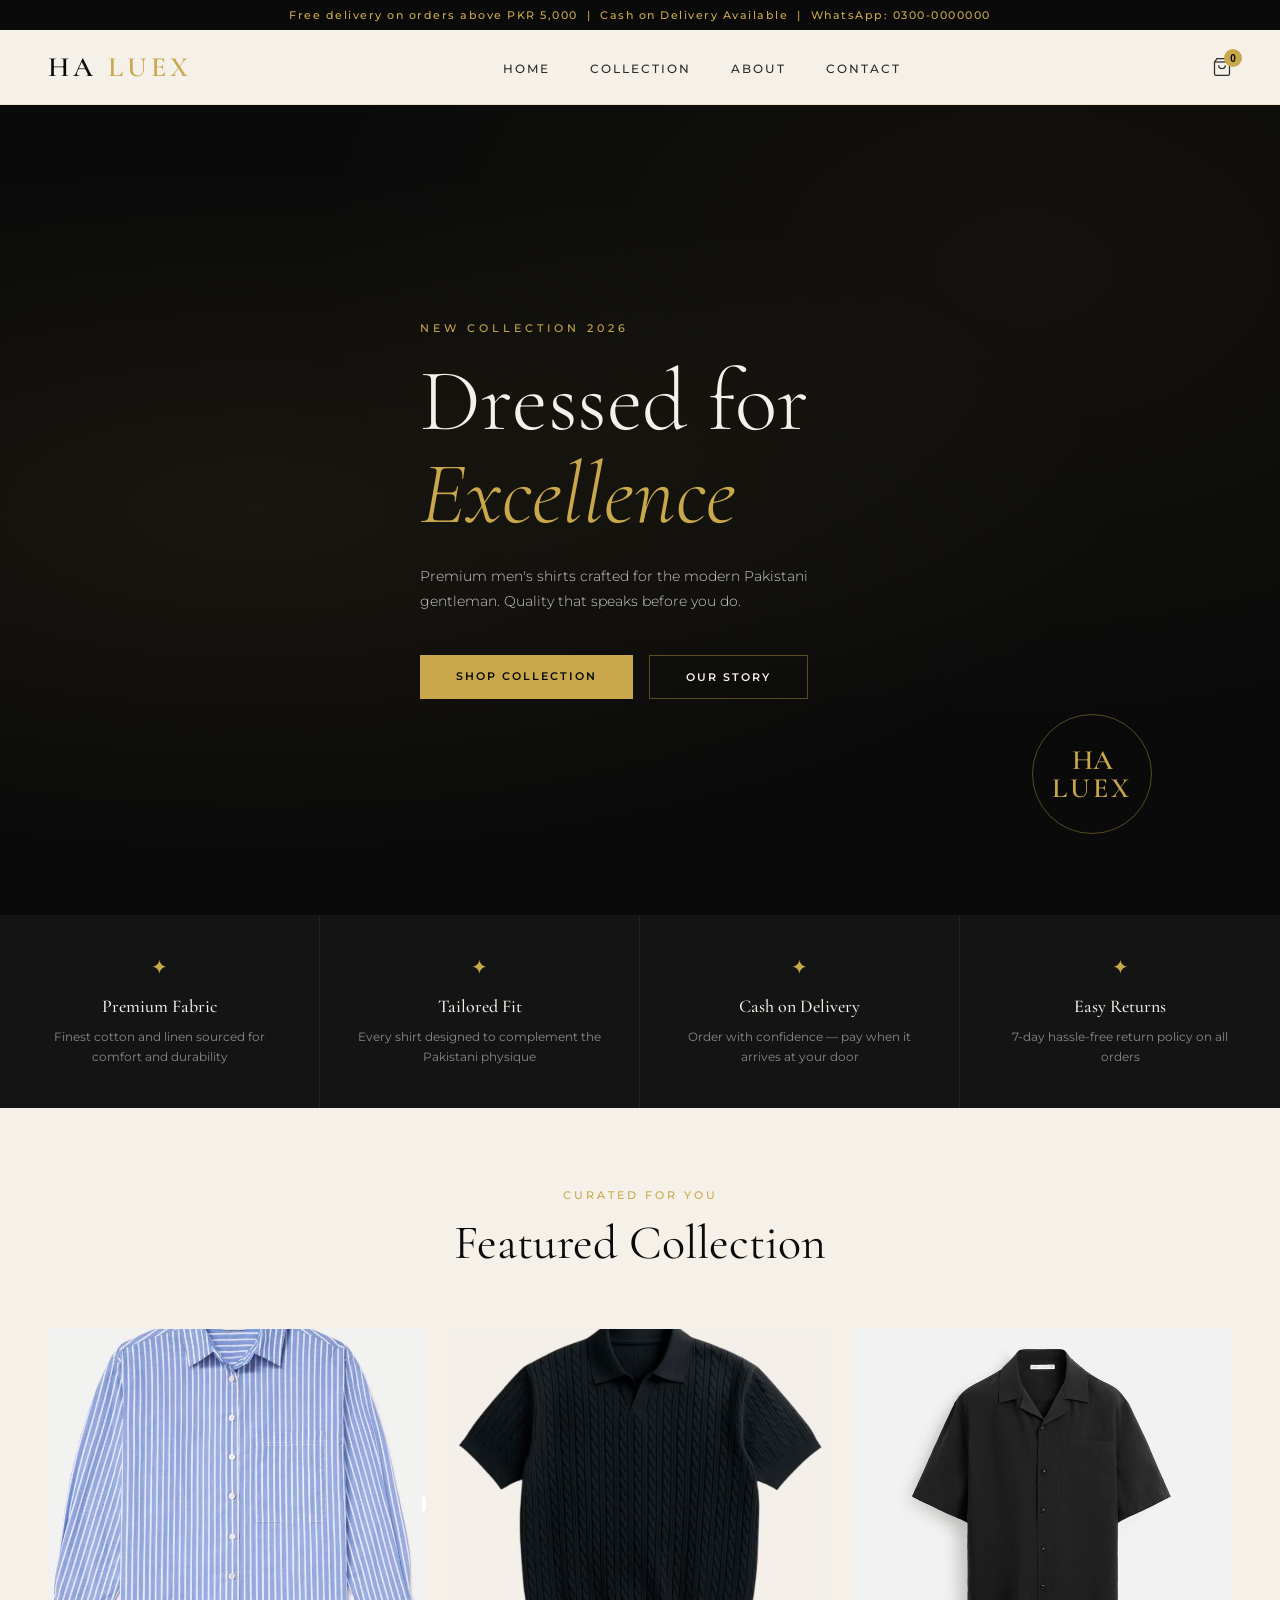
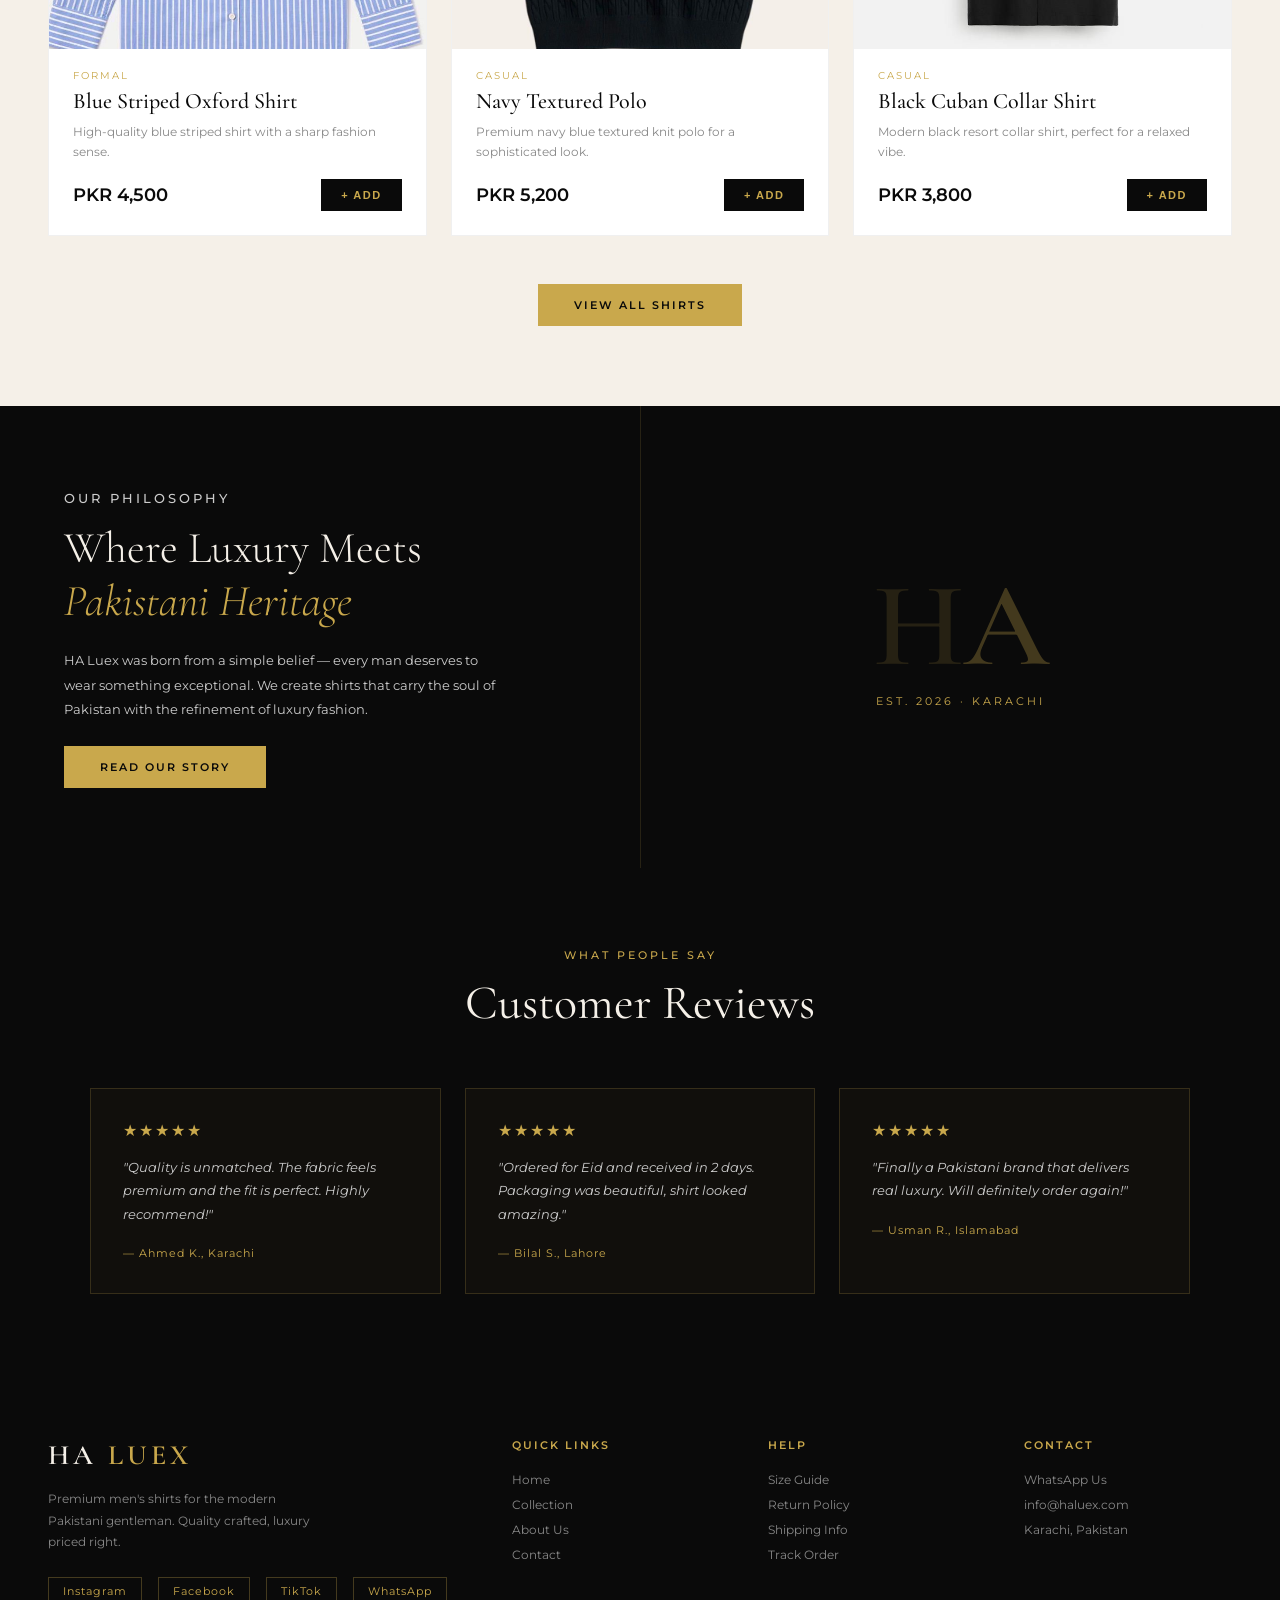
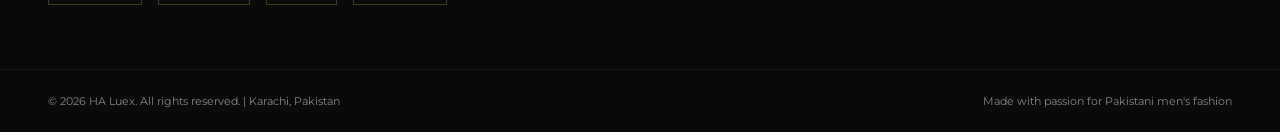
<file: index.html>
<!DOCTYPE html>
<html lang="en">
<head>
  <meta charset="UTF-8" />
  <meta name="viewport" content="width=device-width, initial-scale=1.0" />
  <title>HA Luex — Premium Men's Shirts</title>
  <link rel="preconnect" href="https://fonts.googleapis.com" />
  <link href="https://fonts.googleapis.com/css2?family=Cormorant+Garamond:wght@300;400;500;600&family=Montserrat:wght@300;400;500;600&display=swap" rel="stylesheet" />
  <link rel="stylesheet" href="css/style.css" />
</head>
<body>

<!-- ANNOUNCEMENT BAR -->
<div class="announcement-bar">
  <span>Free delivery on orders above PKR 5,000 &nbsp;|&nbsp; Cash on Delivery Available &nbsp;|&nbsp; WhatsApp: 0300-0000000</span>
</div>

<!-- NAVBAR -->
<nav class="navbar">
  <div class="nav-logo">HA <span>LUEX</span></div>
  <ul class="nav-links">
    <li><a href="index.html">Home</a></li>
    <li><a href="products.html">Collection</a></li>
    <li><a href="about.html">About</a></li>
    <li><a href="contact.html">Contact</a></li>
  </ul>
  <div class="nav-actions">
    <button class="cart-btn" onclick="toggleCart()">
      <svg width="20" height="20" fill="none" stroke="currentColor" stroke-width="1.5" viewBox="0 0 24 24"><path d="M6 2L3 6v14a2 2 0 002 2h14a2 2 0 002-2V6l-3-4z"/><line x1="3" y1="6" x2="21" y2="6"/><path d="M16 10a4 4 0 01-8 0"/></svg>
      <span class="cart-count" id="cartCount">0</span>
    </button>
    <button class="hamburger" onclick="toggleMenu()">&#9776;</button>
  </div>
</nav>

<!-- MOBILE MENU -->
<div class="mobile-menu" id="mobileMenu">
  <a href="index.html">Home</a>
  <a href="products.html">Collection</a>
  <a href="about.html">About</a>
  <a href="contact.html">Contact</a>
</div>

<!-- HERO -->
<section class="hero">
  <div class="hero-overlay"></div>
  <div class="hero-content">
    <p class="hero-sub">New Collection 2026</p>
    <h1 class="hero-title">Dressed for<br/><em>Excellence</em></h1>
    <p class="hero-desc">Premium men's shirts crafted for the modern Pakistani gentleman. Quality that speaks before you do.</p>
    <div class="hero-btns">
      <a href="products.html" class="btn-gold">Shop Collection</a>
      <a href="about.html" class="btn-outline">Our Story</a>
    </div>
  </div>
  <div class="hero-badge">
    <div class="badge-circle">
      <span>HA</span>
      <span class="badge-sub">LUEX</span>
    </div>
  </div>
</section>

<!-- FEATURES -->
<section class="features">
  <div class="feature">
    <div class="feature-icon">✦</div>
    <h3>Premium Fabric</h3>
    <p>Finest cotton and linen sourced for comfort and durability</p>
  </div>
  <div class="feature">
    <div class="feature-icon">✦</div>
    <h3>Tailored Fit</h3>
    <p>Every shirt designed to complement the Pakistani physique</p>
  </div>
  <div class="feature">
    <div class="feature-icon">✦</div>
    <h3>Cash on Delivery</h3>
    <p>Order with confidence — pay when it arrives at your door</p>
  </div>
  <div class="feature">
    <div class="feature-icon">✦</div>
    <h3>Easy Returns</h3>
    <p>7-day hassle-free return policy on all orders</p>
  </div>
</section>

<!-- FEATURED PRODUCTS -->
<section class="section">
  <div class="section-header">
    <p class="section-tag">Curated for You</p>
    <h2 class="section-title">Featured Collection</h2>
  </div>
  <div class="products-grid" id="featuredProducts"></div>
  <div style="text-align:center; margin-top: 48px;">
    <a href="products.html" class="btn-gold">View All Shirts</a>
  </div>
</section>

<!-- ABOUT STRIP -->
<section class="about-strip">
  <div class="about-strip-text">
    <p class="section-tag">Our Philosophy</p>
    <h2>Where Luxury Meets<br/><em>Pakistani Heritage</em></h2>
    <p>HA Luex was born from a simple belief — every man deserves to wear something exceptional. We create shirts that carry the soul of Pakistan with the refinement of luxury fashion.</p>
    <a href="about.html" class="btn-gold" style="margin-top:24px; display:inline-block;">Read Our Story</a>
  </div>
  <div class="about-strip-visual">
    <div class="about-monogram">H<span>A</span></div>
    <p class="about-tagline">Est. 2026 · Karachi</p>
  </div>
</section>

<!-- TESTIMONIALS -->
<section class="section" style="background:#0a0a0a;">
  <div class="section-header">
    <p class="section-tag">What People Say</p>
    <h2 class="section-title" style="color:#f5f0e8;">Customer Reviews</h2>
  </div>
  <div class="testimonials-grid">
    <div class="testimonial">
      <div class="stars">★★★★★</div>
      <p>"Quality is unmatched. The fabric feels premium and the fit is perfect. Highly recommend!"</p>
      <span>— Ahmed K., Karachi</span>
    </div>
    <div class="testimonial">
      <div class="stars">★★★★★</div>
      <p>"Ordered for Eid and received in 2 days. Packaging was beautiful, shirt looked amazing."</p>
      <span>— Bilal S., Lahore</span>
    </div>
    <div class="testimonial">
      <div class="stars">★★★★★</div>
      <p>"Finally a Pakistani brand that delivers real luxury. Will definitely order again!"</p>
      <span>— Usman R., Islamabad</span>
    </div>
  </div>
</section>

<!-- CART SIDEBAR -->
<div class="cart-overlay" id="cartOverlay" onclick="toggleCart()"></div>
<div class="cart-sidebar" id="cartSidebar">
  <div class="cart-header">
    <h3>Your Cart</h3>
    <button onclick="toggleCart()" class="cart-close">✕</button>
  </div>
  <div class="cart-items" id="cartItems">
    <p class="cart-empty">Your cart is empty</p>
  </div>
  <div class="cart-footer" id="cartFooter" style="display:none;">
    <div class="cart-total">Total: <span id="cartTotal">PKR 0</span></div>
    <button class="btn-gold" style="width:100%;" onclick="checkout()">Checkout via WhatsApp</button>
    <p style="font-size:11px; text-align:center; margin-top:8px; color:#888;">Cash on Delivery available</p>
  </div>
</div>

<!-- FOOTER -->
<footer class="footer">
  <div class="footer-top">
    <div class="footer-brand">
      <div class="footer-logo">HA <span>LUEX</span></div>
      <p>Premium men's shirts for the modern Pakistani gentleman. Quality crafted, luxury priced right.</p>
      <div class="footer-social">
        <a href="#">Instagram</a>
        <a href="#">Facebook</a>
        <a href="#">TikTok</a>
        <a href="https://wa.me/923000000000">WhatsApp</a>
      </div>
    </div>
    <div class="footer-links">
      <h4>Quick Links</h4>
      <a href="index.html">Home</a>
      <a href="products.html">Collection</a>
      <a href="about.html">About Us</a>
      <a href="contact.html">Contact</a>
    </div>
    <div class="footer-links">
      <h4>Help</h4>
      <a href="#">Size Guide</a>
      <a href="#">Return Policy</a>
      <a href="#">Shipping Info</a>
      <a href="#">Track Order</a>
    </div>
    <div class="footer-links">
      <h4>Contact</h4>
      <a href="https://wa.me/923000000000">WhatsApp Us</a>
      <a href="mailto:info@haluex.com">info@haluex.com</a>
      <a href="#">Karachi, Pakistan</a>
    </div>
  </div>
  <div class="footer-bottom">
    <p>© 2026 HA Luex. All rights reserved. | Karachi, Pakistan</p>
    <p>Made with passion for Pakistani men's fashion</p>
  </div>
</footer>

<script src="js/products.js"></script>
<script src="js/cart.js"></script>
<script>
  // Load featured products (first 3)
 document.addEventListener('DOMContentLoaded', () => {
    const grid = document.getElementById('featuredProducts');
    const featured = products.slice(0, 3);
    featured.forEach(p => {
      grid.innerHTML += createProductCard(p);
    });
  });

  function toggleMenu() {
    document.getElementById('mobileMenu').classList.toggle('open');
  }
</script>
</body>
</html>
</file>
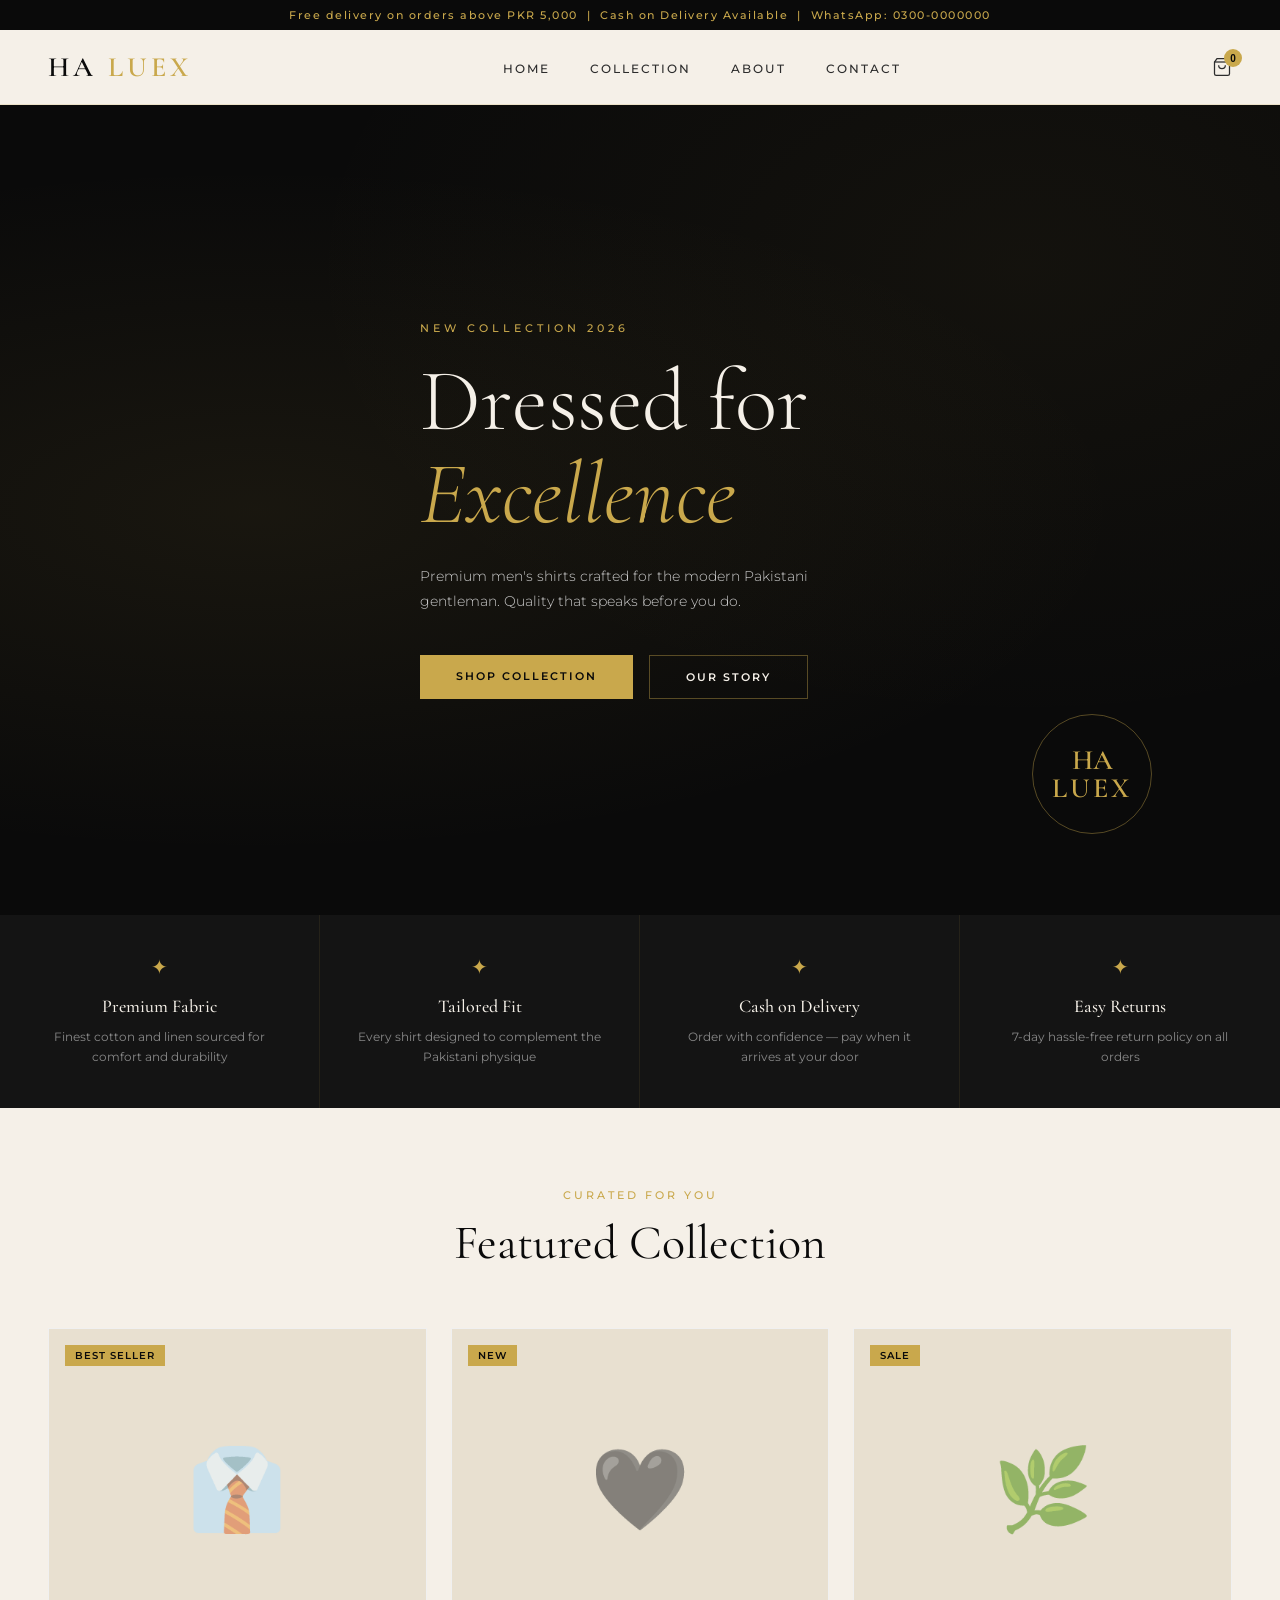
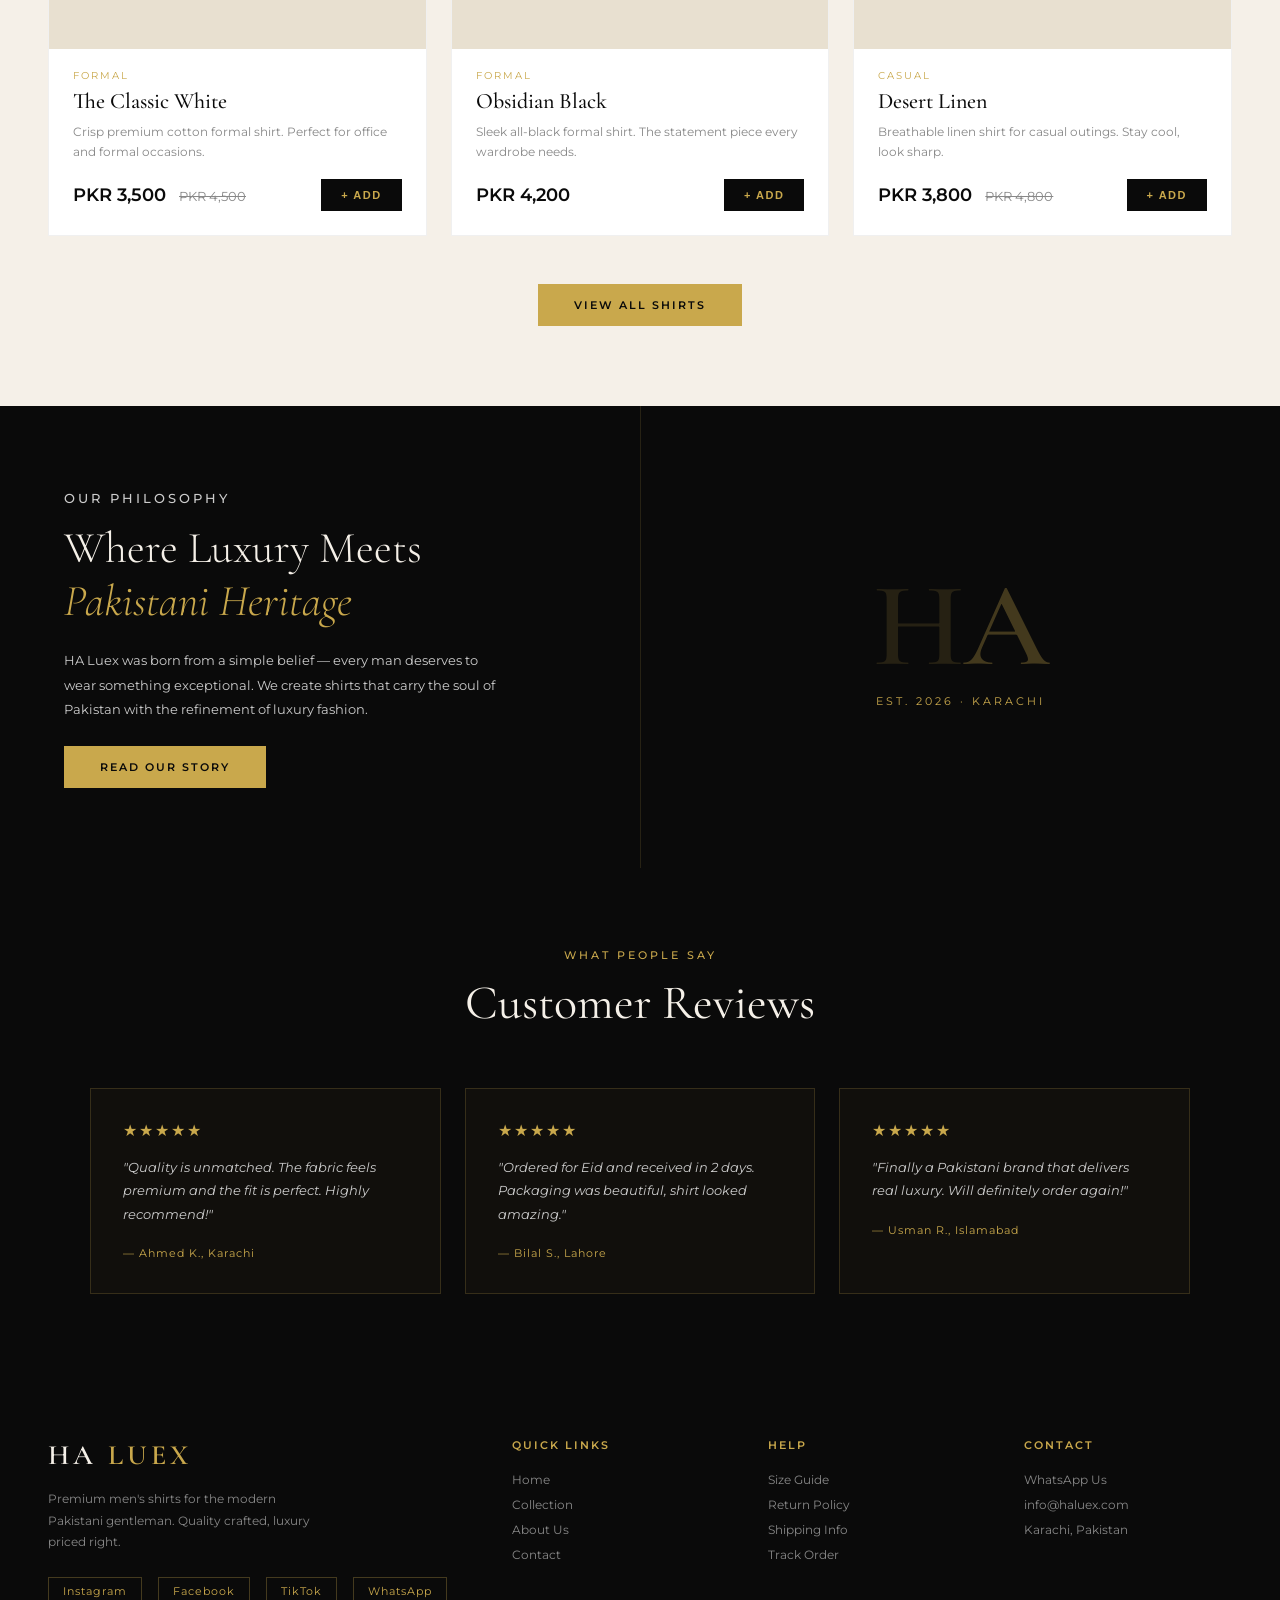
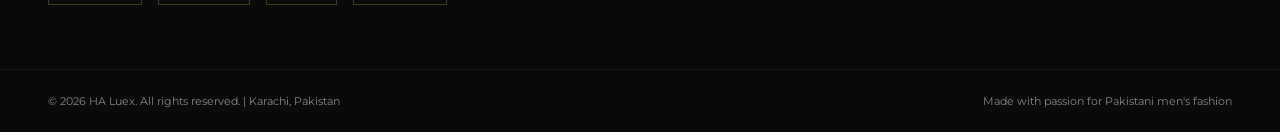
<file: haluex/index.html>
<!DOCTYPE html>
<html lang="en">
<head>
  <meta charset="UTF-8" />
  <meta name="viewport" content="width=device-width, initial-scale=1.0" />
  <title>HA Luex — Premium Men's Shirts</title>
  <link rel="preconnect" href="https://fonts.googleapis.com" />
  <link href="https://fonts.googleapis.com/css2?family=Cormorant+Garamond:wght@300;400;500;600&family=Montserrat:wght@300;400;500;600&display=swap" rel="stylesheet" />
  <link rel="stylesheet" href="css/style.css" />
</head>
<body>

<!-- ANNOUNCEMENT BAR -->
<div class="announcement-bar">
  <span>Free delivery on orders above PKR 5,000 &nbsp;|&nbsp; Cash on Delivery Available &nbsp;|&nbsp; WhatsApp: 0300-0000000</span>
</div>

<!-- NAVBAR -->
<nav class="navbar">
  <div class="nav-logo">HA <span>LUEX</span></div>
  <ul class="nav-links">
    <li><a href="index.html">Home</a></li>
    <li><a href="products.html">Collection</a></li>
    <li><a href="about.html">About</a></li>
    <li><a href="contact.html">Contact</a></li>
  </ul>
  <div class="nav-actions">
    <button class="cart-btn" onclick="toggleCart()">
      <svg width="20" height="20" fill="none" stroke="currentColor" stroke-width="1.5" viewBox="0 0 24 24"><path d="M6 2L3 6v14a2 2 0 002 2h14a2 2 0 002-2V6l-3-4z"/><line x1="3" y1="6" x2="21" y2="6"/><path d="M16 10a4 4 0 01-8 0"/></svg>
      <span class="cart-count" id="cartCount">0</span>
    </button>
    <button class="hamburger" onclick="toggleMenu()">&#9776;</button>
  </div>
</nav>

<!-- MOBILE MENU -->
<div class="mobile-menu" id="mobileMenu">
  <a href="index.html">Home</a>
  <a href="products.html">Collection</a>
  <a href="about.html">About</a>
  <a href="contact.html">Contact</a>
</div>

<!-- HERO -->
<section class="hero">
  <div class="hero-overlay"></div>
  <div class="hero-content">
    <p class="hero-sub">New Collection 2026</p>
    <h1 class="hero-title">Dressed for<br/><em>Excellence</em></h1>
    <p class="hero-desc">Premium men's shirts crafted for the modern Pakistani gentleman. Quality that speaks before you do.</p>
    <div class="hero-btns">
      <a href="products.html" class="btn-gold">Shop Collection</a>
      <a href="about.html" class="btn-outline">Our Story</a>
    </div>
  </div>
  <div class="hero-badge">
    <div class="badge-circle">
      <span>HA</span>
      <span class="badge-sub">LUEX</span>
    </div>
  </div>
</section>

<!-- FEATURES -->
<section class="features">
  <div class="feature">
    <div class="feature-icon">✦</div>
    <h3>Premium Fabric</h3>
    <p>Finest cotton and linen sourced for comfort and durability</p>
  </div>
  <div class="feature">
    <div class="feature-icon">✦</div>
    <h3>Tailored Fit</h3>
    <p>Every shirt designed to complement the Pakistani physique</p>
  </div>
  <div class="feature">
    <div class="feature-icon">✦</div>
    <h3>Cash on Delivery</h3>
    <p>Order with confidence — pay when it arrives at your door</p>
  </div>
  <div class="feature">
    <div class="feature-icon">✦</div>
    <h3>Easy Returns</h3>
    <p>7-day hassle-free return policy on all orders</p>
  </div>
</section>

<!-- FEATURED PRODUCTS -->
<section class="section">
  <div class="section-header">
    <p class="section-tag">Curated for You</p>
    <h2 class="section-title">Featured Collection</h2>
  </div>
  <div class="products-grid" id="featuredProducts"></div>
  <div style="text-align:center; margin-top: 48px;">
    <a href="products.html" class="btn-gold">View All Shirts</a>
  </div>
</section>

<!-- ABOUT STRIP -->
<section class="about-strip">
  <div class="about-strip-text">
    <p class="section-tag">Our Philosophy</p>
    <h2>Where Luxury Meets<br/><em>Pakistani Heritage</em></h2>
    <p>HA Luex was born from a simple belief — every man deserves to wear something exceptional. We create shirts that carry the soul of Pakistan with the refinement of luxury fashion.</p>
    <a href="about.html" class="btn-gold" style="margin-top:24px; display:inline-block;">Read Our Story</a>
  </div>
  <div class="about-strip-visual">
    <div class="about-monogram">H<span>A</span></div>
    <p class="about-tagline">Est. 2026 · Karachi</p>
  </div>
</section>

<!-- TESTIMONIALS -->
<section class="section" style="background:#0a0a0a;">
  <div class="section-header">
    <p class="section-tag">What People Say</p>
    <h2 class="section-title" style="color:#f5f0e8;">Customer Reviews</h2>
  </div>
  <div class="testimonials-grid">
    <div class="testimonial">
      <div class="stars">★★★★★</div>
      <p>"Quality is unmatched. The fabric feels premium and the fit is perfect. Highly recommend!"</p>
      <span>— Ahmed K., Karachi</span>
    </div>
    <div class="testimonial">
      <div class="stars">★★★★★</div>
      <p>"Ordered for Eid and received in 2 days. Packaging was beautiful, shirt looked amazing."</p>
      <span>— Bilal S., Lahore</span>
    </div>
    <div class="testimonial">
      <div class="stars">★★★★★</div>
      <p>"Finally a Pakistani brand that delivers real luxury. Will definitely order again!"</p>
      <span>— Usman R., Islamabad</span>
    </div>
  </div>
</section>

<!-- CART SIDEBAR -->
<div class="cart-overlay" id="cartOverlay" onclick="toggleCart()"></div>
<div class="cart-sidebar" id="cartSidebar">
  <div class="cart-header">
    <h3>Your Cart</h3>
    <button onclick="toggleCart()" class="cart-close">✕</button>
  </div>
  <div class="cart-items" id="cartItems">
    <p class="cart-empty">Your cart is empty</p>
  </div>
  <div class="cart-footer" id="cartFooter" style="display:none;">
    <div class="cart-total">Total: <span id="cartTotal">PKR 0</span></div>
    <button class="btn-gold" style="width:100%;" onclick="checkout()">Checkout via WhatsApp</button>
    <p style="font-size:11px; text-align:center; margin-top:8px; color:#888;">Cash on Delivery available</p>
  </div>
</div>

<!-- FOOTER -->
<footer class="footer">
  <div class="footer-top">
    <div class="footer-brand">
      <div class="footer-logo">HA <span>LUEX</span></div>
      <p>Premium men's shirts for the modern Pakistani gentleman. Quality crafted, luxury priced right.</p>
      <div class="footer-social">
        <a href="#">Instagram</a>
        <a href="#">Facebook</a>
        <a href="#">TikTok</a>
        <a href="https://wa.me/923000000000">WhatsApp</a>
      </div>
    </div>
    <div class="footer-links">
      <h4>Quick Links</h4>
      <a href="index.html">Home</a>
      <a href="products.html">Collection</a>
      <a href="about.html">About Us</a>
      <a href="contact.html">Contact</a>
    </div>
    <div class="footer-links">
      <h4>Help</h4>
      <a href="#">Size Guide</a>
      <a href="#">Return Policy</a>
      <a href="#">Shipping Info</a>
      <a href="#">Track Order</a>
    </div>
    <div class="footer-links">
      <h4>Contact</h4>
      <a href="https://wa.me/923000000000">WhatsApp Us</a>
      <a href="mailto:info@haluex.com">info@haluex.com</a>
      <a href="#">Karachi, Pakistan</a>
    </div>
  </div>
  <div class="footer-bottom">
    <p>© 2026 HA Luex. All rights reserved. | Karachi, Pakistan</p>
    <p>Made with passion for Pakistani men's fashion</p>
  </div>
</footer>

<script src="js/products.js"></script>
<script src="js/cart.js"></script>
<script>
  // Load featured products (first 3)
  document.addEventListener('DOMContentLoaded', () => {
    const grid = document.getElementById('featuredProducts');
    const featured = products.slice(0, 3);
    featured.forEach(p => {
      grid.innerHTML += createProductCard(p);
    });
  });

  function toggleMenu() {
    document.getElementById('mobileMenu').classList.toggle('open');
  }
</script>
</body>
</html>
</file>
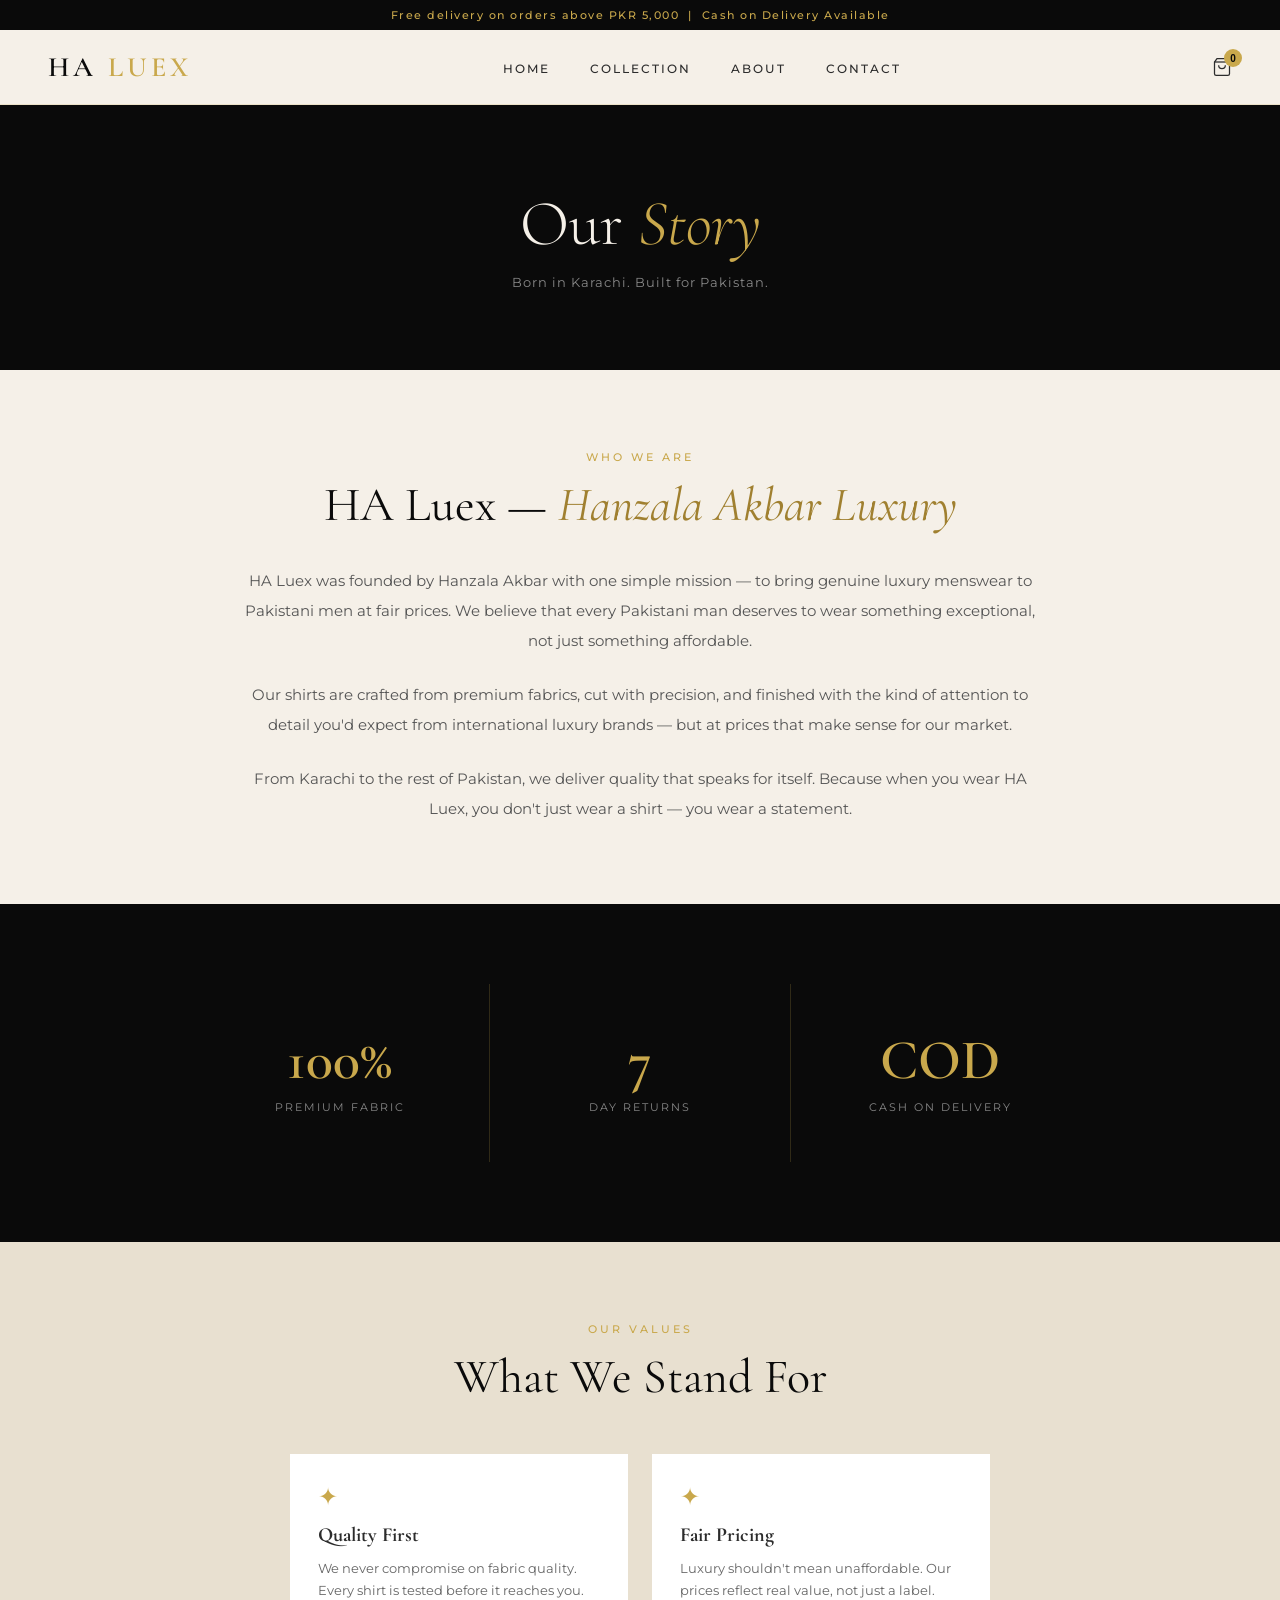
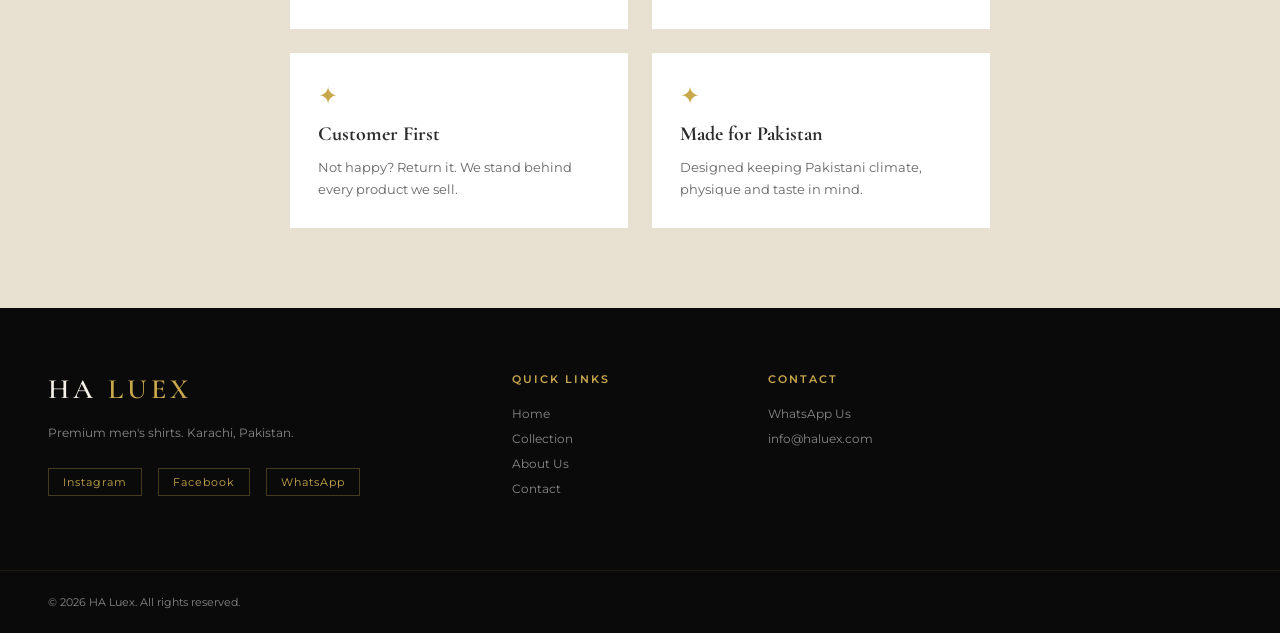
<file: about.html>
<!DOCTYPE html>
<html lang="en">
<head>
  <meta charset="UTF-8" />
  <meta name="viewport" content="width=device-width, initial-scale=1.0" />
  <title>About — HA Luex</title>
  <link rel="preconnect" href="https://fonts.googleapis.com" />
  <link href="https://fonts.googleapis.com/css2?family=Cormorant+Garamond:wght@300;400;500;600&family=Montserrat:wght@300;400;500;600&display=swap" rel="stylesheet" />
  <link rel="stylesheet" href="css/style.css" />
</head>
<body>

<div class="announcement-bar">
  <span>Free delivery on orders above PKR 5,000 &nbsp;|&nbsp; Cash on Delivery Available</span>
</div>

<nav class="navbar">
  <div class="nav-logo">HA <span>LUEX</span></div>
  <ul class="nav-links">
    <li><a href="index.html">Home</a></li>
    <li><a href="products.html">Collection</a></li>
    <li><a href="about.html">About</a></li>
    <li><a href="contact.html">Contact</a></li>
  </ul>
  <div class="nav-actions">
    <button class="cart-btn" onclick="toggleCart()">
      <svg width="20" height="20" fill="none" stroke="currentColor" stroke-width="1.5" viewBox="0 0 24 24"><path d="M6 2L3 6v14a2 2 0 002 2h14a2 2 0 002-2V6l-3-4z"/><line x1="3" y1="6" x2="21" y2="6"/><path d="M16 10a4 4 0 01-8 0"/></svg>
      <span class="cart-count" id="cartCount">0</span>
    </button>
    <button class="hamburger" onclick="toggleMenu()">&#9776;</button>
  </div>
</nav>

<div class="mobile-menu" id="mobileMenu">
  <a href="index.html">Home</a>
  <a href="products.html">Collection</a>
  <a href="about.html">About</a>
  <a href="contact.html">Contact</a>
</div>

<div class="page-hero">
  <h1>Our <em>Story</em></h1>
  <p>Born in Karachi. Built for Pakistan.</p>
</div>

<section class="section">
  <div style="max-width: 800px; margin: 0 auto; text-align: center;">
    <p class="section-tag">Who We Are</p>
    <h2 class="section-title" style="margin-bottom: 32px;">HA Luex — <em style="font-style:italic; color: var(--gold-dark);">Hanzala Akbar Luxury</em></h2>
    <p style="font-size: 15px; line-height: 2; color: #555; margin-bottom: 24px;">
      HA Luex was founded by Hanzala Akbar with one simple mission — to bring genuine luxury menswear to Pakistani men at fair prices. We believe that every Pakistani man deserves to wear something exceptional, not just something affordable.
    </p>
    <p style="font-size: 15px; line-height: 2; color: #555; margin-bottom: 24px;">
      Our shirts are crafted from premium fabrics, cut with precision, and finished with the kind of attention to detail you'd expect from international luxury brands — but at prices that make sense for our market.
    </p>
    <p style="font-size: 15px; line-height: 2; color: #555;">
      From Karachi to the rest of Pakistan, we deliver quality that speaks for itself. Because when you wear HA Luex, you don't just wear a shirt — you wear a statement.
    </p>
  </div>
</section>

<div style="background: var(--black); padding: 80px 48px;">
  <div style="display: grid; grid-template-columns: repeat(3,1fr); gap: 1px; max-width: 900px; margin: 0 auto; background: rgba(201,168,76,0.2);">
    <div style="background: var(--black); padding: 48px 32px; text-align: center;">
      <div style="font-family: var(--font-display); font-size: 56px; color: var(--gold); font-weight: 600; line-height:1;">100%</div>
      <div style="font-size: 11px; letter-spacing: 2px; color: #888; text-transform: uppercase; margin-top: 12px;">Premium Fabric</div>
    </div>
    <div style="background: var(--black); padding: 48px 32px; text-align: center;">
      <div style="font-family: var(--font-display); font-size: 56px; color: var(--gold); font-weight: 600; line-height:1;">7</div>
      <div style="font-size: 11px; letter-spacing: 2px; color: #888; text-transform: uppercase; margin-top: 12px;">Day Returns</div>
    </div>
    <div style="background: var(--black); padding: 48px 32px; text-align: center;">
      <div style="font-family: var(--font-display); font-size: 56px; color: var(--gold); font-weight: 600; line-height:1;">COD</div>
      <div style="font-size: 11px; letter-spacing: 2px; color: #888; text-transform: uppercase; margin-top: 12px;">Cash on Delivery</div>
    </div>
  </div>
</div>

<section class="section" style="background: var(--offwhite-dark);">
  <div style="max-width: 700px; margin: 0 auto; text-align: center;">
    <p class="section-tag">Our Values</p>
    <h2 class="section-title" style="margin-bottom: 48px;">What We Stand For</h2>
    <div style="display: grid; grid-template-columns: 1fr 1fr; gap: 24px; text-align: left;">
      <div style="background: white; padding: 28px;">
        <div style="font-size: 24px; margin-bottom: 12px; color: var(--gold);">✦</div>
        <h4 style="font-family: var(--font-display); font-size: 20px; margin-bottom: 10px;">Quality First</h4>
        <p style="font-size: 13px; color: #666; line-height: 1.7;">We never compromise on fabric quality. Every shirt is tested before it reaches you.</p>
      </div>
      <div style="background: white; padding: 28px;">
        <div style="font-size: 24px; margin-bottom: 12px; color: var(--gold);">✦</div>
        <h4 style="font-family: var(--font-display); font-size: 20px; margin-bottom: 10px;">Fair Pricing</h4>
        <p style="font-size: 13px; color: #666; line-height: 1.7;">Luxury shouldn't mean unaffordable. Our prices reflect real value, not just a label.</p>
      </div>
      <div style="background: white; padding: 28px;">
        <div style="font-size: 24px; margin-bottom: 12px; color: var(--gold);">✦</div>
        <h4 style="font-family: var(--font-display); font-size: 20px; margin-bottom: 10px;">Customer First</h4>
        <p style="font-size: 13px; color: #666; line-height: 1.7;">Not happy? Return it. We stand behind every product we sell.</p>
      </div>
      <div style="background: white; padding: 28px;">
        <div style="font-size: 24px; margin-bottom: 12px; color: var(--gold);">✦</div>
        <h4 style="font-family: var(--font-display); font-size: 20px; margin-bottom: 10px;">Made for Pakistan</h4>
        <p style="font-size: 13px; color: #666; line-height: 1.7;">Designed keeping Pakistani climate, physique and taste in mind.</p>
      </div>
    </div>
  </div>
</section>

<div class="cart-overlay" id="cartOverlay" onclick="toggleCart()"></div>
<div class="cart-sidebar" id="cartSidebar">
  <div class="cart-header">
    <h3>Your Cart</h3>
    <button onclick="toggleCart()" class="cart-close">✕</button>
  </div>
  <div class="cart-items" id="cartItems">
    <p class="cart-empty">Your cart is empty</p>
  </div>
  <div class="cart-footer" id="cartFooter" style="display:none;">
    <div class="cart-total">Total: <span id="cartTotal">PKR 0</span></div>
    <button class="btn-gold" style="width:100%;" onclick="checkout()">Checkout via WhatsApp</button>
  </div>
</div>

<footer class="footer">
  <div class="footer-top">
    <div class="footer-brand">
      <div class="footer-logo">HA <span>LUEX</span></div>
      <p>Premium men's shirts. Karachi, Pakistan.</p>
      <div class="footer-social">
        <a href="#">Instagram</a>
        <a href="#">Facebook</a>
        <a href="https://wa.me/923000000000">WhatsApp</a>
      </div>
    </div>
    <div class="footer-links">
      <h4>Quick Links</h4>
      <a href="index.html">Home</a>
      <a href="products.html">Collection</a>
      <a href="about.html">About Us</a>
      <a href="contact.html">Contact</a>
    </div>
    <div class="footer-links">
      <h4>Contact</h4>
      <a href="https://wa.me/923000000000">WhatsApp Us</a>
      <a href="mailto:info@haluex.com">info@haluex.com</a>
    </div>
  </div>
  <div class="footer-bottom">
    <p>© 2026 HA Luex. All rights reserved.</p>
  </div>
</footer>

<script src="js/products.js"></script>
<script src="js/cart.js"></script>
<script>
  function toggleMenu() { document.getElementById('mobileMenu').classList.toggle('open'); }
  function checkout() { window.location.href = 'products.html'; }
</script>
</body>
</html>
</file>
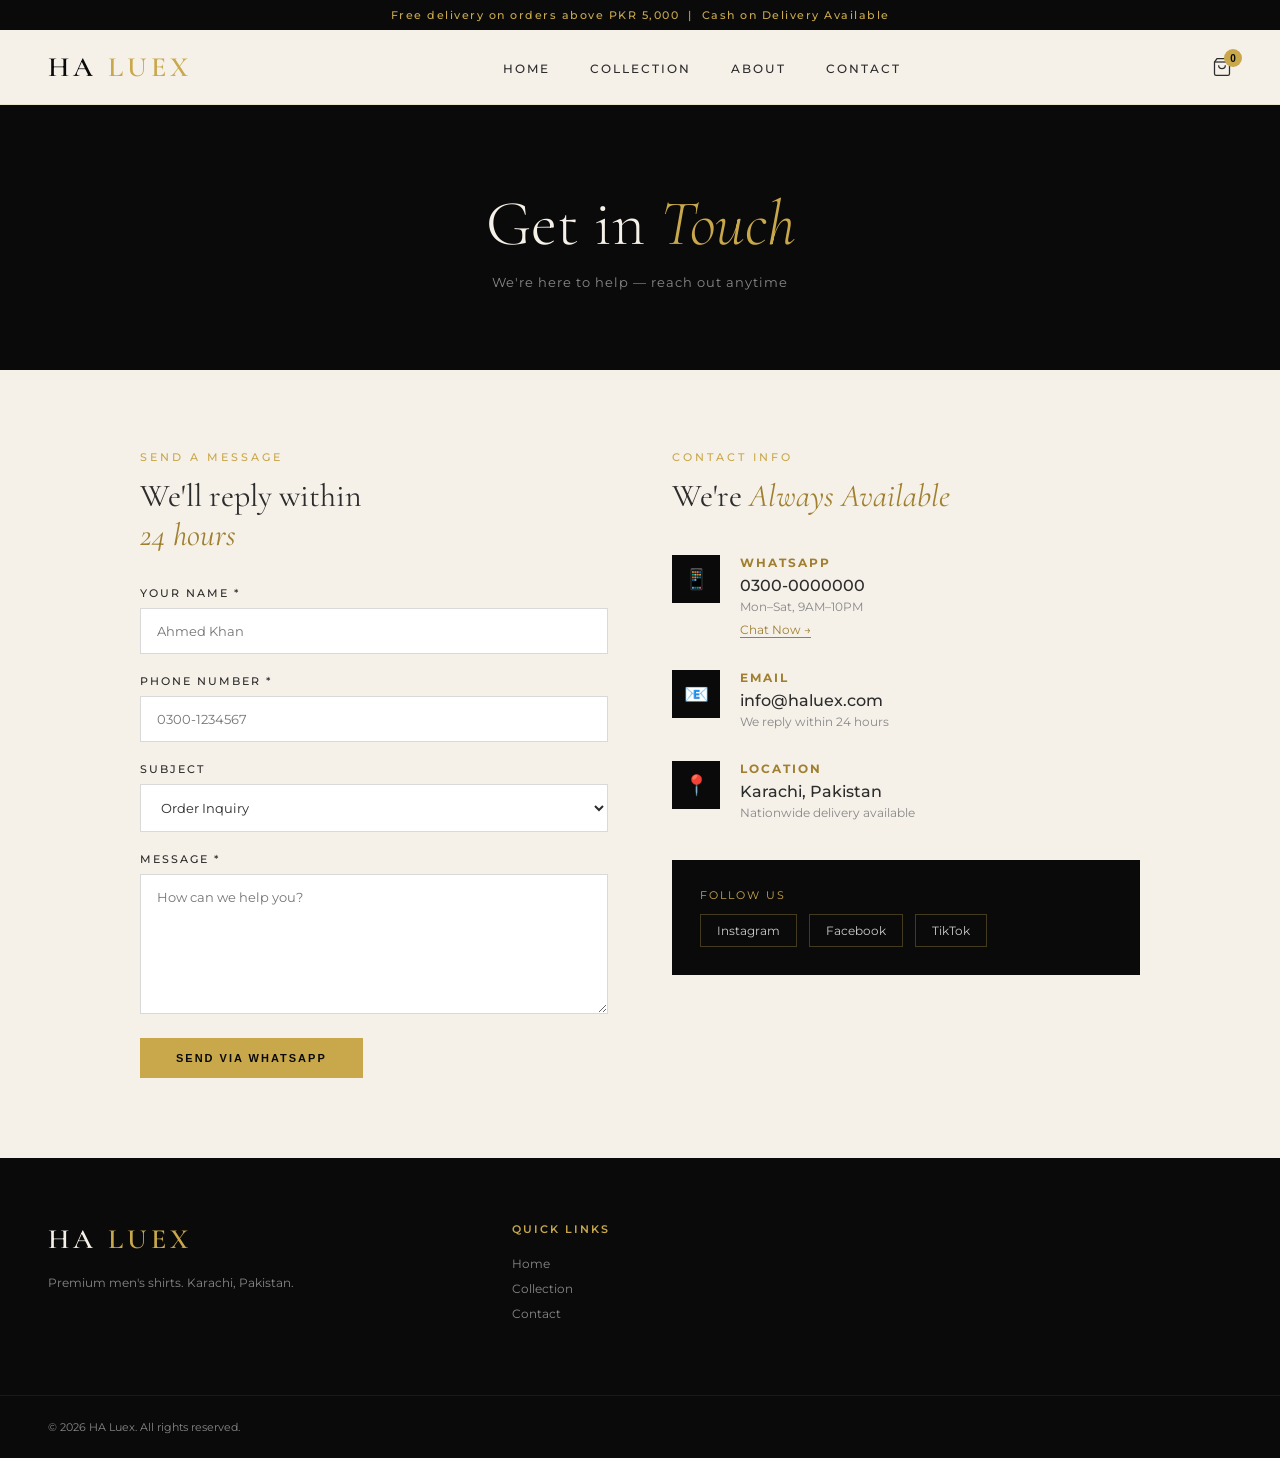
<file: contact.html>
<!DOCTYPE html>
<html lang="en">
<head>
  <meta charset="UTF-8" />
  <meta name="viewport" content="width=device-width, initial-scale=1.0" />
  <title>Contact — HA Luex</title>
  <link rel="preconnect" href="https://fonts.googleapis.com" />
  <link href="https://fonts.googleapis.com/css2?family=Cormorant+Garamond:wght@300;400;500;600&family=Montserrat:wght@300;400;500;600&display=swap" rel="stylesheet" />
  <link rel="stylesheet" href="css/style.css" />
</head>
<body>

<div class="announcement-bar">
  <span>Free delivery on orders above PKR 5,000 &nbsp;|&nbsp; Cash on Delivery Available</span>
</div>

<nav class="navbar">
  <div class="nav-logo">HA <span>LUEX</span></div>
  <ul class="nav-links">
    <li><a href="index.html">Home</a></li>
    <li><a href="products.html">Collection</a></li>
    <li><a href="about.html">About</a></li>
    <li><a href="contact.html">Contact</a></li>
  </ul>
  <div class="nav-actions">
    <button class="cart-btn" onclick="toggleCart()">
      <svg width="20" height="20" fill="none" stroke="currentColor" stroke-width="1.5" viewBox="0 0 24 24"><path d="M6 2L3 6v14a2 2 0 002 2h14a2 2 0 002-2V6l-3-4z"/><line x1="3" y1="6" x2="21" y2="6"/><path d="M16 10a4 4 0 01-8 0"/></svg>
      <span class="cart-count" id="cartCount">0</span>
    </button>
    <button class="hamburger" onclick="toggleMenu()">&#9776;</button>
  </div>
</nav>

<div class="mobile-menu" id="mobileMenu">
  <a href="index.html">Home</a>
  <a href="products.html">Collection</a>
  <a href="about.html">About</a>
  <a href="contact.html">Contact</a>
</div>

<div class="page-hero">
  <h1>Get in <em>Touch</em></h1>
  <p>We're here to help — reach out anytime</p>
</div>

<section class="section">
  <div style="display: grid; grid-template-columns: 1fr 1fr; gap: 64px; max-width: 1000px; margin: 0 auto;">
    
    <div>
      <p class="section-tag">Send a Message</p>
      <h2 style="font-family: var(--font-display); font-size: 32px; margin-bottom: 32px; font-weight: 400;">We'll reply within<br/><em style="color: var(--gold-dark); font-style:italic;">24 hours</em></h2>
      
      <div class="contact-form">
        <div class="form-group">
          <label>Your Name *</label>
          <input type="text" id="contactName" placeholder="Ahmed Khan" />
        </div>
        <div class="form-group">
          <label>Phone Number *</label>
          <input type="tel" id="contactPhone" placeholder="0300-1234567" />
        </div>
        <div class="form-group">
          <label>Subject</label>
          <select id="contactSubject">
            <option>Order Inquiry</option>
            <option>Product Question</option>
            <option>Return / Exchange</option>
            <option>Wholesale / Bulk Order</option>
            <option>Other</option>
          </select>
        </div>
        <div class="form-group">
          <label>Message *</label>
          <textarea id="contactMessage" placeholder="How can we help you?"></textarea>
        </div>
        <button class="btn-gold" onclick="sendContactWhatsApp()">Send via WhatsApp</button>
      </div>
    </div>

    <div>
      <p class="section-tag">Contact Info</p>
      <h2 style="font-family: var(--font-display); font-size: 32px; margin-bottom: 40px; font-weight: 400;">We're <em style="color: var(--gold-dark); font-style:italic;">Always Available</em></h2>

      <div style="display: flex; flex-direction: column; gap: 32px;">
        <div style="display: flex; gap: 20px; align-items: flex-start;">
          <div style="width: 48px; height: 48px; background: var(--black); display: flex; align-items: center; justify-content: center; font-size: 20px; flex-shrink: 0;">📱</div>
          <div>
            <h4 style="font-size: 12px; letter-spacing: 2px; color: var(--gold-dark); text-transform: uppercase; margin-bottom: 6px;">WhatsApp</h4>
            <p style="font-size: 16px; font-weight: 500;">0300-0000000</p>
            <p style="font-size: 12px; color: #888; margin-top: 4px;">Mon–Sat, 9AM–10PM</p>
            <a href="https://wa.me/923000000000" style="font-size:12px; color: var(--gold-dark); text-decoration:none; margin-top: 8px; display:inline-block; border-bottom: 1px solid var(--gold-dark);">Chat Now →</a>
          </div>
        </div>

        <div style="display: flex; gap: 20px; align-items: flex-start;">
          <div style="width: 48px; height: 48px; background: var(--black); display: flex; align-items: center; justify-content: center; font-size: 20px; flex-shrink: 0;">📧</div>
          <div>
            <h4 style="font-size: 12px; letter-spacing: 2px; color: var(--gold-dark); text-transform: uppercase; margin-bottom: 6px;">Email</h4>
            <p style="font-size: 16px; font-weight: 500;">info@haluex.com</p>
            <p style="font-size: 12px; color: #888; margin-top: 4px;">We reply within 24 hours</p>
          </div>
        </div>

        <div style="display: flex; gap: 20px; align-items: flex-start;">
          <div style="width: 48px; height: 48px; background: var(--black); display: flex; align-items: center; justify-content: center; font-size: 20px; flex-shrink: 0;">📍</div>
          <div>
            <h4 style="font-size: 12px; letter-spacing: 2px; color: var(--gold-dark); text-transform: uppercase; margin-bottom: 6px;">Location</h4>
            <p style="font-size: 16px; font-weight: 500;">Karachi, Pakistan</p>
            <p style="font-size: 12px; color: #888; margin-top: 4px;">Nationwide delivery available</p>
          </div>
        </div>

        <div style="background: var(--black); padding: 28px; margin-top: 8px;">
          <p style="font-size: 11px; letter-spacing: 2px; color: var(--gold); text-transform: uppercase; margin-bottom: 12px;">Follow Us</p>
          <div style="display: flex; gap: 12px; flex-wrap: wrap;">
            <a href="#" style="font-size:12px; color:#ccc; text-decoration:none; border: 1px solid rgba(201,168,76,0.3); padding: 8px 16px;">Instagram</a>
            <a href="#" style="font-size:12px; color:#ccc; text-decoration:none; border: 1px solid rgba(201,168,76,0.3); padding: 8px 16px;">Facebook</a>
            <a href="#" style="font-size:12px; color:#ccc; text-decoration:none; border: 1px solid rgba(201,168,76,0.3); padding: 8px 16px;">TikTok</a>
          </div>
        </div>
      </div>
    </div>

  </div>
</section>

<div class="cart-overlay" id="cartOverlay" onclick="toggleCart()"></div>
<div class="cart-sidebar" id="cartSidebar">
  <div class="cart-header">
    <h3>Your Cart</h3>
    <button onclick="toggleCart()" class="cart-close">✕</button>
  </div>
  <div class="cart-items" id="cartItems">
    <p class="cart-empty">Your cart is empty</p>
  </div>
  <div class="cart-footer" id="cartFooter" style="display:none;">
    <div class="cart-total">Total: <span id="cartTotal">PKR 0</span></div>
    <button class="btn-gold" style="width:100%;" onclick="window.location.href='products.html'">Go to Shop</button>
  </div>
</div>

<footer class="footer">
  <div class="footer-top">
    <div class="footer-brand">
      <div class="footer-logo">HA <span>LUEX</span></div>
      <p>Premium men's shirts. Karachi, Pakistan.</p>
    </div>
    <div class="footer-links">
      <h4>Quick Links</h4>
      <a href="index.html">Home</a>
      <a href="products.html">Collection</a>
      <a href="contact.html">Contact</a>
    </div>
  </div>
  <div class="footer-bottom">
    <p>© 2026 HA Luex. All rights reserved.</p>
  </div>
</footer>

<script src="js/products.js"></script>
<script src="js/cart.js"></script>
<script>
  function toggleMenu() { document.getElementById('mobileMenu').classList.toggle('open'); }

  function sendContactWhatsApp() {
    const name = document.getElementById('contactName').value.trim();
    const phone = document.getElementById('contactPhone').value.trim();
    const subject = document.getElementById('contactSubject').value;
    const message = document.getElementById('contactMessage').value.trim();

    if (!name || !message) { alert('Please fill in your name and message.'); return; }

    const text = `*HA LUEX — Customer Inquiry*\n\nName: ${name}\nPhone: ${phone}\nSubject: ${subject}\n\nMessage:\n${message}`;
    window.open(`https://wa.me/923000000000?text=${encodeURIComponent(text)}`, '_blank');
  }

  function checkout() { window.location.href = 'products.html'; }
</script>
</body>
</html>
</file>
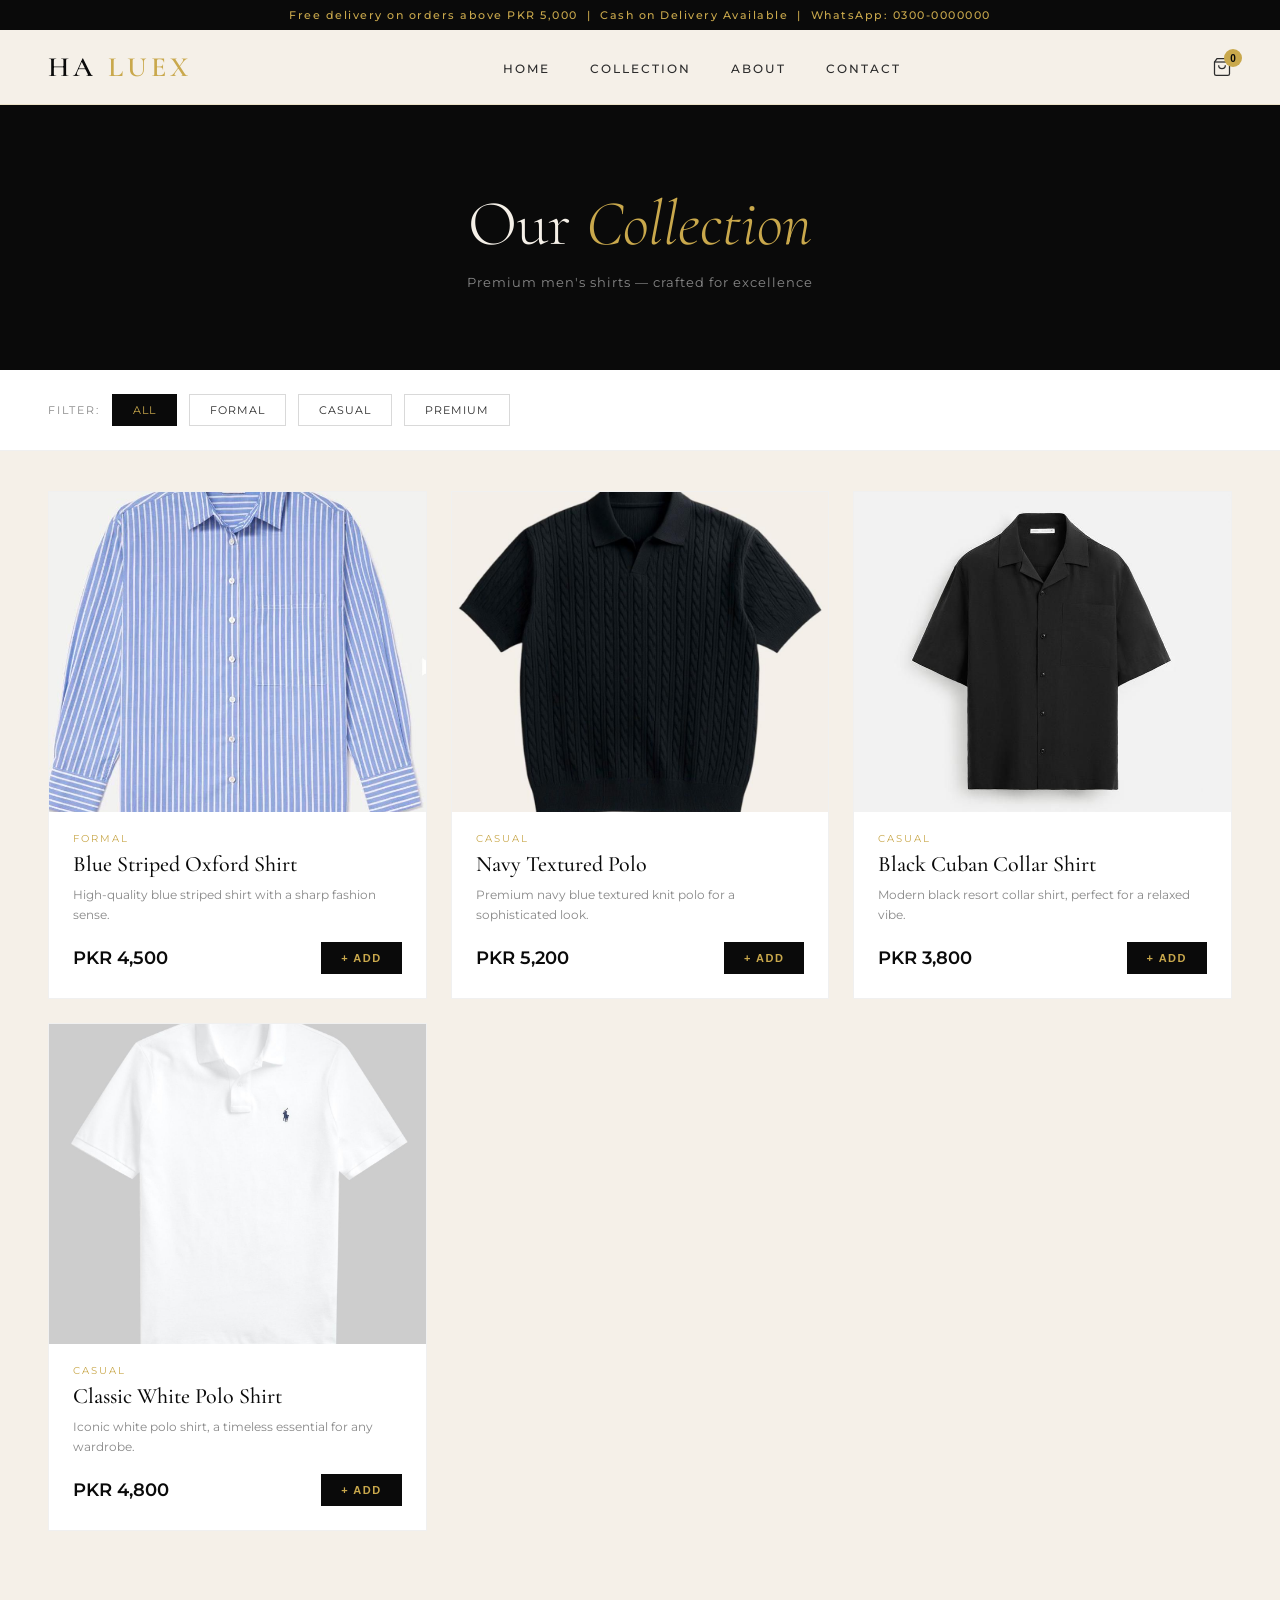
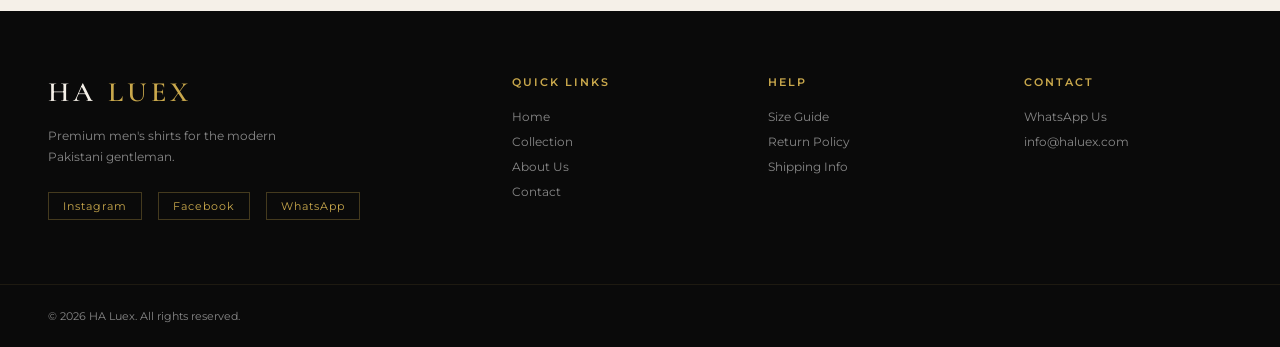
<file: products.html>
<!DOCTYPE html>
<html lang="en">
<head>
  <meta charset="UTF-8" />
  <meta name="viewport" content="width=device-width, initial-scale=1.0" />
  <title>Collection — HA Luex</title>
  <link rel="preconnect" href="https://fonts.googleapis.com" />
  <link href="https://fonts.googleapis.com/css2?family=Cormorant+Garamond:wght@300;400;500;600&family=Montserrat:wght@300;400;500;600&display=swap" rel="stylesheet" />
  <link rel="stylesheet" href="css/style.css" />
</head>
<body>

<div class="announcement-bar">
  <span>Free delivery on orders above PKR 5,000 &nbsp;|&nbsp; Cash on Delivery Available &nbsp;|&nbsp; WhatsApp: 0300-0000000</span>
</div>

<nav class="navbar">
  <div class="nav-logo">HA <span>LUEX</span></div>
  <ul class="nav-links">
    <li><a href="index.html">Home</a></li>
    <li><a href="products.html">Collection</a></li>
    <li><a href="about.html">About</a></li>
    <li><a href="contact.html">Contact</a></li>
  </ul>
  <div class="nav-actions">
    <button class="cart-btn" onclick="toggleCart()">
      <svg width="20" height="20" fill="none" stroke="currentColor" stroke-width="1.5" viewBox="0 0 24 24"><path d="M6 2L3 6v14a2 2 0 002 2h14a2 2 0 002-2V6l-3-4z"/><line x1="3" y1="6" x2="21" y2="6"/><path d="M16 10a4 4 0 01-8 0"/></svg>
      <span class="cart-count" id="cartCount">0</span>
    </button>
    <button class="hamburger" onclick="toggleMenu()">&#9776;</button>
  </div>
</nav>

<div class="mobile-menu" id="mobileMenu">
  <a href="index.html">Home</a>
  <a href="products.html">Collection</a>
  <a href="about.html">About</a>
  <a href="contact.html">Contact</a>
</div>

<div class="page-hero">
  <h1>Our <em>Collection</em></h1>
  <p>Premium men's shirts — crafted for excellence</p>
</div>

<div class="filter-bar">
  <span class="filter-label">Filter:</span>
  <button class="filter-btn active" onclick="filterProducts('All', this)">All</button>
  <button class="filter-btn" onclick="filterProducts('Formal', this)">Formal</button>
  <button class="filter-btn" onclick="filterProducts('Casual', this)">Casual</button>
  <button class="filter-btn" onclick="filterProducts('Premium', this)">Premium</button>
</div>

<section class="section" style="padding-top: 40px;">
  <div class="products-grid" id="productsGrid"></div>
</section>

<!-- SIZE SELECTION MODAL -->
<div class="modal-overlay" id="sizeModal">
  <div class="modal">
    <div class="modal-header">
      <h3 id="modalProductName">Select Size</h3>
      <button class="modal-close" onclick="closeSizeModal()">✕</button>
    </div>
    <div class="modal-body">
      <p style="font-size:13px; color:#888; margin-bottom:20px;">Choose your size before adding to cart</p>
      <div class="size-row" id="sizeButtons"></div>
      <p style="font-size:11px; color:#888; margin-bottom: 24px;">Size Guide: S=36, M=38, L=40, XL=42, XXL=44</p>
      <button class="btn-gold" style="width:100%;" onclick="confirmAddToCart()">Add to Cart</button>
    </div>
  </div>
</div>

<!-- CHECKOUT MODAL -->
<div class="modal-overlay" id="checkoutModal">
  <div class="modal">
    <div class="modal-header">
      <h3>Place Your Order</h3>
      <button class="modal-close" onclick="document.getElementById('checkoutModal').classList.remove('open')">✕</button>
    </div>
    <div class="modal-body">
      <p style="font-size:12px; color:#888; margin-bottom:24px; letter-spacing:1px;">CASH ON DELIVERY — Fill in your details</p>
      <div class="form-group">
        <label>Full Name *</label>
        <input type="text" id="orderName" placeholder="e.g. Ahmed Khan" />
      </div>
      <div class="form-group">
        <label>Phone Number *</label>
        <input type="tel" id="orderPhone" placeholder="e.g. 0300-1234567" />
      </div>
      <div class="form-group">
        <label>Complete Address *</label>
        <input type="text" id="orderAddress" placeholder="House no., Street, Area" />
      </div>
      <div class="form-group">
        <label>City *</label>
        <input type="text" id="orderCity" placeholder="e.g. Karachi" />
      </div>
      <button class="btn-gold" style="width:100%;" onclick="submitOrder()">Confirm Order via WhatsApp</button>
      <p style="font-size:11px; text-align:center; margin-top:12px; color:#888;">You'll be redirected to WhatsApp to confirm your order</p>
    </div>
  </div>
</div>

<!-- CART SIDEBAR -->
<div class="cart-overlay" id="cartOverlay" onclick="toggleCart()"></div>
<div class="cart-sidebar" id="cartSidebar">
  <div class="cart-header">
    <h3>Your Cart</h3>
    <button onclick="toggleCart()" class="cart-close">✕</button>
  </div>
  <div class="cart-items" id="cartItems">
    <p class="cart-empty">Your cart is empty</p>
  </div>
  <div class="cart-footer" id="cartFooter" style="display:none;">
    <div class="cart-total">Total: <span id="cartTotal">PKR 0</span></div>
    <button class="btn-gold" style="width:100%;" onclick="checkout()">Checkout via WhatsApp</button>
    <p style="font-size:11px; text-align:center; margin-top:8px; color:#888;">Cash on Delivery available</p>
  </div>
</div>

<footer class="footer">
  <div class="footer-top">
    <div class="footer-brand">
      <div class="footer-logo">HA <span>LUEX</span></div>
      <p>Premium men's shirts for the modern Pakistani gentleman.</p>
      <div class="footer-social">
        <a href="#">Instagram</a>
        <a href="#">Facebook</a>
        <a href="https://wa.me/923000000000">WhatsApp</a>
      </div>
    </div>
    <div class="footer-links">
      <h4>Quick Links</h4>
      <a href="index.html">Home</a>
      <a href="products.html">Collection</a>
      <a href="about.html">About Us</a>
      <a href="contact.html">Contact</a>
    </div>
    <div class="footer-links">
      <h4>Help</h4>
      <a href="#">Size Guide</a>
      <a href="#">Return Policy</a>
      <a href="#">Shipping Info</a>
    </div>
    <div class="footer-links">
      <h4>Contact</h4>
      <a href="https://wa.me/923000000000">WhatsApp Us</a>
      <a href="mailto:info@haluex.com">info@haluex.com</a>
    </div>
  </div>
  <div class="footer-bottom">
    <p>© 2026 HA Luex. All rights reserved.</p>
  </div>
</footer>

<script src="js/products.js"></script>
<script src="js/cart.js"></script>
<script>
  let selectedProductId = null;
  let selectedSize = null;

  function renderProducts(category = 'All') {
    const grid = document.getElementById('productsGrid');
    const filtered = category === 'All' ? products : products.filter(p => p.category === category);
    grid.innerHTML = filtered.map(p => createProductCard(p)).join('');
  }

  function filterProducts(category, btn) {
    document.querySelectorAll('.filter-btn').forEach(b => b.classList.remove('active'));
    btn.classList.add('active');
    renderProducts(category);
  }

  function openProduct(id) {
    const p = products.find(x => x.id === id);
    if (!p) return;
    selectedProductId = id;
    selectedSize = null;
    document.getElementById('modalProductName').textContent = p.name;
    const sizeBtns = document.getElementById('sizeButtons');
    sizeBtns.innerHTML = p.sizes.map(s => 
      `<button class="size-btn" onclick="selectSize('${s}', this)">${s}</button>`
    ).join('');
    document.getElementById('sizeModal').classList.add('open');
  }

  function selectSize(size, btn) {
    document.querySelectorAll('.size-btn').forEach(b => b.classList.remove('selected'));
    btn.classList.add('selected');
    selectedSize = size;
  }

  function closeSizeModal() {
    document.getElementById('sizeModal').classList.remove('open');
    selectedProductId = null;
    selectedSize = null;
  }

  function confirmAddToCart() {
    if (!selectedSize) { alert('Please select a size.'); return; }
    addToCart(selectedProductId, selectedSize);
    closeSizeModal();
  }

  function toggleMenu() {
    document.getElementById('mobileMenu').classList.toggle('open');
  }

  document.addEventListener('DOMContentLoaded', () => renderProducts());
</script>
</body>
</html>
</file>
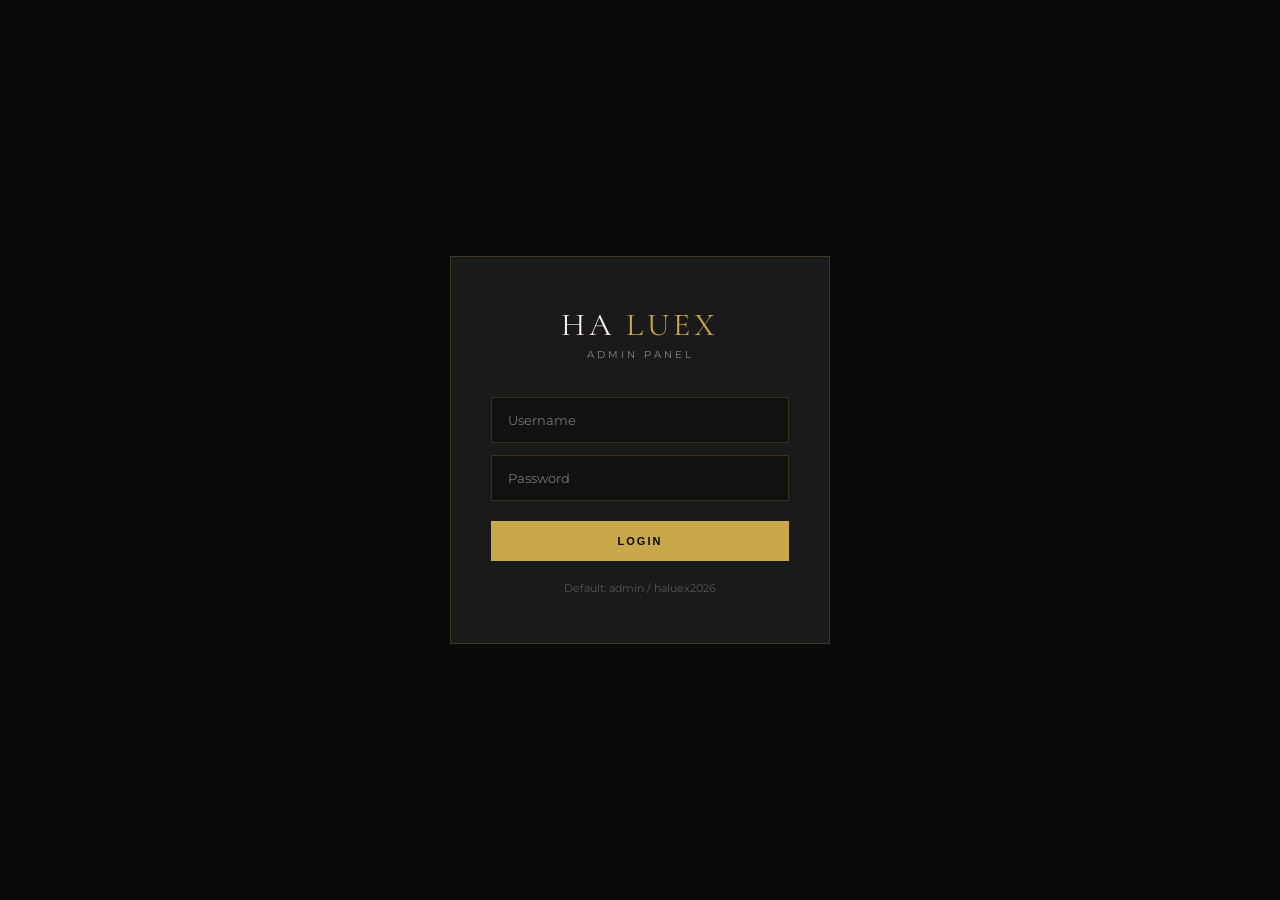
<file: haluex/admin.html>
<!DOCTYPE html>
<html lang="en">
<head>
  <meta charset="UTF-8" />
  <meta name="viewport" content="width=device-width, initial-scale=1.0" />
  <title>Admin Panel — HA Luex</title>
  <link rel="preconnect" href="https://fonts.googleapis.com" />
  <link href="https://fonts.googleapis.com/css2?family=Cormorant+Garamond:wght@400;500&family=Montserrat:wght@300;400;500;600&display=swap" rel="stylesheet" />
  <style>
    :root {
      --black: #0a0a0a;
      --gold: #C9A84C;
      --gold-light: #e0c068;
      --offwhite: #F5F0E8;
      --charcoal: #2C2C2C;
      --gray: #888888;
      --white: #ffffff;
      --sidebar: #111111;
      --sidebar-w: 240px;
      --green: #22c55e;
      --red: #ef4444;
      --amber: #f59e0b;
    }
    * { box-sizing: border-box; margin: 0; padding: 0; }
    body { font-family: 'Montserrat', sans-serif; background: #f0ece4; color: var(--charcoal); }

    /* LOGIN */
    .login-screen {
      min-height: 100vh;
      background: var(--black);
      display: flex;
      align-items: center;
      justify-content: center;
    }
    .login-box {
      background: #1a1a1a;
      border: 1px solid rgba(201,168,76,0.2);
      padding: 48px 40px;
      width: 380px;
      text-align: center;
    }
    .login-logo {
      font-family: 'Cormorant Garamond', serif;
      font-size: 32px;
      color: var(--offwhite);
      letter-spacing: 4px;
      margin-bottom: 4px;
    }
    .login-logo span { color: var(--gold); }
    .login-sub { font-size: 10px; letter-spacing: 3px; color: var(--gray); text-transform: uppercase; margin-bottom: 36px; }
    .login-box input {
      width: 100%;
      padding: 14px 16px;
      background: #111;
      border: 1px solid rgba(201,168,76,0.2);
      color: var(--offwhite);
      font-family: 'Montserrat', sans-serif;
      font-size: 13px;
      margin-bottom: 12px;
      outline: none;
    }
    .login-box input:focus { border-color: var(--gold); }
    .login-btn {
      width: 100%;
      padding: 14px;
      background: var(--gold);
      color: var(--black);
      border: none;
      font-size: 11px;
      font-weight: 600;
      letter-spacing: 2px;
      text-transform: uppercase;
      cursor: pointer;
      transition: background 0.2s;
      margin-top: 8px;
    }
    .login-btn:hover { background: var(--gold-light); }
    .login-err { font-size: 12px; color: var(--red); margin-top: 12px; display: none; }

    /* DASHBOARD */
    .dashboard { display: none; min-height: 100vh; }

    /* SIDEBAR */
    .sidebar {
      position: fixed;
      top: 0; left: 0;
      width: var(--sidebar-w);
      height: 100vh;
      background: var(--sidebar);
      display: flex;
      flex-direction: column;
      z-index: 10;
    }
    .sidebar-logo {
      padding: 28px 24px;
      border-bottom: 1px solid rgba(201,168,76,0.1);
    }
    .sidebar-logo h1 { font-family: 'Cormorant Garamond', serif; font-size: 22px; color: var(--offwhite); letter-spacing: 3px; }
    .sidebar-logo h1 span { color: var(--gold); }
    .sidebar-logo p { font-size: 9px; letter-spacing: 2px; color: var(--gray); text-transform: uppercase; margin-top: 2px; }

    .sidebar-nav { flex: 1; padding: 24px 0; }
    .nav-item {
      display: flex;
      align-items: center;
      gap: 12px;
      padding: 12px 24px;
      font-size: 12px;
      letter-spacing: 1.5px;
      color: var(--gray);
      text-transform: uppercase;
      cursor: pointer;
      transition: all 0.2s;
      border-left: 3px solid transparent;
    }
    .nav-item:hover { color: var(--offwhite); background: rgba(255,255,255,0.03); }
    .nav-item.active { color: var(--gold); border-left-color: var(--gold); background: rgba(201,168,76,0.05); }
    .nav-item .icon { font-size: 16px; }

    .sidebar-footer {
      padding: 20px 24px;
      border-top: 1px solid rgba(201,168,76,0.1);
    }
    .logout-btn {
      width: 100%;
      padding: 10px;
      background: transparent;
      border: 1px solid rgba(201,168,76,0.2);
      color: var(--gray);
      font-size: 11px;
      letter-spacing: 1px;
      text-transform: uppercase;
      cursor: pointer;
      transition: all 0.2s;
      font-family: 'Montserrat', sans-serif;
    }
    .logout-btn:hover { background: rgba(201,168,76,0.08); color: var(--gold); }

    /* MAIN CONTENT */
    .main { margin-left: var(--sidebar-w); padding: 32px; min-height: 100vh; }

    .top-bar {
      display: flex;
      align-items: center;
      justify-content: space-between;
      margin-bottom: 32px;
    }
    .page-title { font-family: 'Cormorant Garamond', serif; font-size: 32px; font-weight: 400; }
    .admin-badge { font-size: 11px; color: var(--gray); letter-spacing: 1px; }

    /* STATS */
    .stats-grid {
      display: grid;
      grid-template-columns: repeat(4, 1fr);
      gap: 16px;
      margin-bottom: 32px;
    }
    .stat-card {
      background: var(--white);
      padding: 24px;
      border: 1px solid rgba(0,0,0,0.06);
    }
    .stat-label { font-size: 10px; letter-spacing: 2px; color: var(--gray); text-transform: uppercase; margin-bottom: 12px; }
    .stat-value { font-family: 'Cormorant Garamond', serif; font-size: 36px; font-weight: 500; color: var(--black); }
    .stat-sub { font-size: 11px; color: var(--gray); margin-top: 4px; }
    .stat-card.gold { border-left: 3px solid var(--gold); }

    /* SECTIONS */
    .section-box {
      background: var(--white);
      border: 1px solid rgba(0,0,0,0.06);
      margin-bottom: 24px;
    }
    .section-box-header {
      padding: 20px 24px;
      border-bottom: 1px solid rgba(0,0,0,0.06);
      display: flex;
      align-items: center;
      justify-content: space-between;
    }
    .section-box-header h3 { font-size: 14px; font-weight: 600; letter-spacing: 1px; }
    .section-box-body { padding: 24px; }

    /* TABLE */
    table { width: 100%; border-collapse: collapse; }
    th {
      font-size: 10px;
      letter-spacing: 2px;
      text-transform: uppercase;
      color: var(--gray);
      text-align: left;
      padding: 10px 12px;
      border-bottom: 1px solid rgba(0,0,0,0.08);
      font-weight: 500;
    }
    td {
      padding: 14px 12px;
      font-size: 13px;
      border-bottom: 1px solid rgba(0,0,0,0.04);
      vertical-align: middle;
    }
    tr:last-child td { border-bottom: none; }
    tr:hover td { background: rgba(201,168,76,0.03); }

    .status-badge {
      display: inline-block;
      padding: 4px 12px;
      font-size: 10px;
      font-weight: 600;
      letter-spacing: 1px;
      text-transform: uppercase;
    }
    .status-new { background: rgba(59,130,246,0.1); color: #2563eb; }
    .status-processing { background: rgba(245,158,11,0.1); color: #d97706; }
    .status-shipped { background: rgba(168,85,247,0.1); color: #7c3aed; }
    .status-delivered { background: rgba(34,197,94,0.1); color: #16a34a; }
    .status-cancelled { background: rgba(239,68,68,0.1); color: #dc2626; }

    .action-btn {
      padding: 6px 14px;
      border: 1px solid rgba(0,0,0,0.15);
      background: transparent;
      font-size: 11px;
      cursor: pointer;
      font-family: 'Montserrat', sans-serif;
      transition: all 0.2s;
      margin-right: 4px;
    }
    .action-btn:hover { background: var(--black); color: var(--gold); border-color: var(--black); }
    .action-btn.danger:hover { background: var(--red); color: white; border-color: var(--red); }

    /* PRODUCT FORM */
    .form-row { display: grid; grid-template-columns: 1fr 1fr; gap: 16px; margin-bottom: 16px; }
    .form-group { margin-bottom: 16px; }
    .form-group label { display: block; font-size: 10px; letter-spacing: 2px; text-transform: uppercase; color: var(--gray); margin-bottom: 6px; font-weight: 500; }
    .form-group input,
    .form-group select,
    .form-group textarea {
      width: 100%;
      padding: 10px 14px;
      border: 1px solid rgba(0,0,0,0.15);
      background: var(--offwhite);
      font-family: 'Montserrat', sans-serif;
      font-size: 13px;
      outline: none;
      transition: border-color 0.2s;
    }
    .form-group input:focus, .form-group textarea:focus { border-color: var(--gold); }
    .form-group textarea { height: 90px; resize: vertical; }

    .save-btn {
      padding: 12px 32px;
      background: var(--gold);
      color: var(--black);
      border: none;
      font-size: 11px;
      font-weight: 600;
      letter-spacing: 2px;
      text-transform: uppercase;
      cursor: pointer;
      transition: background 0.2s;
      font-family: 'Montserrat', sans-serif;
    }
    .save-btn:hover { background: var(--gold-light); }

    .empty-state {
      text-align: center;
      padding: 48px;
      color: var(--gray);
    }
    .empty-state p { font-size: 14px; }

    .tab-hidden { display: none; }

    .whatsapp-btn {
      display: inline-flex;
      align-items: center;
      gap: 6px;
      padding: 8px 16px;
      background: #25d366;
      color: white;
      border: none;
      font-size: 11px;
      font-weight: 600;
      cursor: pointer;
      font-family: 'Montserrat', sans-serif;
      text-decoration: none;
    }

    @media (max-width: 768px) {
      .sidebar { display: none; }
      .main { margin-left: 0; padding: 20px; }
      .stats-grid { grid-template-columns: repeat(2, 1fr); }
      .form-row { grid-template-columns: 1fr; }
    }
  </style>
</head>
<body>

<!-- LOGIN SCREEN -->
<div class="login-screen" id="loginScreen">
  <div class="login-box">
    <div class="login-logo">HA <span>LUEX</span></div>
    <div class="login-sub">Admin Panel</div>
    <input type="text" id="loginUser" placeholder="Username" />
    <input type="password" id="loginPass" placeholder="Password" />
    <button class="login-btn" onclick="doLogin()">Login</button>
    <div class="login-err" id="loginErr">Incorrect username or password</div>
    <p style="font-size:11px; color:#555; margin-top:20px;">Default: admin / haluex2026</p>
  </div>
</div>

<!-- DASHBOARD -->
<div class="dashboard" id="dashboard">

  <!-- SIDEBAR -->
  <div class="sidebar">
    <div class="sidebar-logo">
      <h1>HA <span>LUEX</span></h1>
      <p>Admin Dashboard</p>
    </div>
    <nav class="sidebar-nav">
      <div class="nav-item active" onclick="showTab('orders', this)">
        <span class="icon">📋</span> Orders
      </div>
      <div class="nav-item" onclick="showTab('products', this)">
        <span class="icon">👔</span> Products
      </div>
      <div class="nav-item" onclick="showTab('addProduct', this)">
        <span class="icon">➕</span> Add Product
      </div>
      <div class="nav-item" onclick="showTab('settings', this)">
        <span class="icon">⚙️</span> Settings
      </div>
      <div class="nav-item" onclick="window.open('index.html','_blank')">
        <span class="icon">🌐</span> View Store
      </div>
    </nav>
    <div class="sidebar-footer">
      <button class="logout-btn" onclick="doLogout()">Logout</button>
    </div>
  </div>

  <!-- MAIN -->
  <main class="main">

    <!-- TOP BAR -->
    <div class="top-bar">
      <div>
        <div class="page-title" id="pageTitle">Orders</div>
        <div class="admin-badge">HA Luex Admin Panel</div>
      </div>
      <div style="font-size:12px; color:var(--gray);" id="currentDate"></div>
    </div>

    <!-- STATS -->
    <div class="stats-grid" id="statsGrid">
      <div class="stat-card gold">
        <div class="stat-label">Total Orders</div>
        <div class="stat-value" id="statOrders">0</div>
        <div class="stat-sub">All time</div>
      </div>
      <div class="stat-card">
        <div class="stat-label">New Orders</div>
        <div class="stat-value" id="statNew">0</div>
        <div class="stat-sub">Pending action</div>
      </div>
      <div class="stat-card">
        <div class="stat-label">Revenue (PKR)</div>
        <div class="stat-value" id="statRevenue">0</div>
        <div class="stat-sub">Total earnings</div>
      </div>
      <div class="stat-card">
        <div class="stat-label">Products</div>
        <div class="stat-value" id="statProducts">6</div>
        <div class="stat-sub">In collection</div>
      </div>
    </div>

    <!-- ORDERS TAB -->
    <div id="tab-orders">
      <div class="section-box">
        <div class="section-box-header">
          <h3>All Orders</h3>
          <div style="display:flex; gap:8px;">
            <button class="action-btn" onclick="clearOrders()">Clear All</button>
          </div>
        </div>
        <div class="section-box-body" style="padding:0;">
          <div id="ordersTableWrap"></div>
        </div>
      </div>
    </div>

    <!-- PRODUCTS TAB -->
    <div id="tab-products" class="tab-hidden">
      <div class="section-box">
        <div class="section-box-header">
          <h3>Product Inventory</h3>
          <button class="action-btn" onclick="showTab('addProduct', document.querySelector('.nav-item:nth-child(3)'))">+ Add New</button>
        </div>
        <div class="section-box-body" style="padding:0;">
          <div id="productsTableWrap"></div>
        </div>
      </div>
    </div>

    <!-- ADD PRODUCT TAB -->
    <div id="tab-addProduct" class="tab-hidden">
      <div class="section-box">
        <div class="section-box-header">
          <h3>Add New Product</h3>
        </div>
        <div class="section-box-body">
          <div class="form-row">
            <div class="form-group">
              <label>Product Name *</label>
              <input type="text" id="pName" placeholder="e.g. Classic White Shirt" />
            </div>
            <div class="form-group">
              <label>Category *</label>
              <select id="pCategory">
                <option>Formal</option>
                <option>Casual</option>
                <option>Premium</option>
              </select>
            </div>
          </div>
          <div class="form-row">
            <div class="form-group">
              <label>Price (PKR) *</label>
              <input type="number" id="pPrice" placeholder="e.g. 3500" />
            </div>
            <div class="form-group">
              <label>Old Price (PKR) — for sale</label>
              <input type="number" id="pOldPrice" placeholder="e.g. 4500 (optional)" />
            </div>
          </div>
          <div class="form-row">
            <div class="form-group">
              <label>Emoji Icon</label>
              <input type="text" id="pEmoji" placeholder="e.g. 👔" value="👔" />
            </div>
            <div class="form-group">
              <label>Badge (optional)</label>
              <input type="text" id="pBadge" placeholder="e.g. New, Sale, Best Seller" />
            </div>
          </div>
          <div class="form-group">
            <label>Fabric</label>
            <input type="text" id="pFabric" placeholder="e.g. 100% Egyptian Cotton" />
          </div>
          <div class="form-group">
            <label>Description *</label>
            <textarea id="pDesc" placeholder="Describe the shirt — fabric, fit, occasion..."></textarea>
          </div>
          <button class="save-btn" onclick="saveProduct()">Save Product</button>
          <span style="font-size:11px; color:var(--gray); margin-left:12px;" id="saveMsg"></span>
        </div>
      </div>
    </div>

    <!-- SETTINGS TAB -->
    <div id="tab-settings" class="tab-hidden">
      <div class="section-box">
        <div class="section-box-header">
          <h3>Store Settings</h3>
        </div>
        <div class="section-box-body">
          <div class="form-group">
            <label>WhatsApp Number (with country code)</label>
            <input type="text" id="settWA" placeholder="923001234567" />
          </div>
          <div class="form-group">
            <label>Store Email</label>
            <input type="text" id="settEmail" placeholder="info@haluex.com" />
          </div>
          <div class="form-group">
            <label>Announcement Bar Text</label>
            <input type="text" id="settAnnouncement" placeholder="Free delivery on orders above PKR 5,000" />
          </div>
          <div class="form-group">
            <label>Admin Password (change it!)</label>
            <input type="password" id="settPass" placeholder="New password" />
          </div>
          <button class="save-btn" onclick="saveSettings()">Save Settings</button>
          <span style="font-size:11px; color:var(--gray); margin-left:12px;" id="settMsg"></span>
        </div>
      </div>

      <div class="section-box">
        <div class="section-box-header"><h3>How to Deploy on GitHub Pages</h3></div>
        <div class="section-box-body">
          <ol style="font-size:13px; line-height:2.2; color:#555; padding-left:20px;">
            <li>Download all website files (index.html, products.html, about.html, contact.html, admin.html, css/, js/)</li>
            <li>Go to <strong>github.com</strong> and create a free account</li>
            <li>Click "New Repository" → name it <strong>haluex</strong> (lowercase)</li>
            <li>Upload all files to the repository</li>
            <li>Go to Settings → Pages → Source: main branch → Save</li>
            <li>Your site will be live at: <strong>yourusername.github.io/haluex</strong></li>
            <li>Admin panel at: <strong>yourusername.github.io/haluex/admin.html</strong></li>
          </ol>
          <p style="font-size:12px; color:var(--gray); margin-top:16px;">⚠️ Note: GitHub Pages is free and your site will be live in 2–5 minutes after upload.</p>
        </div>
      </div>
    </div>

  </main>
</div>

<script>
  // ---- AUTH ----
  const ADMIN_USER = 'admin';
  let adminPass = localStorage.getItem('haluex_pass') || 'haluex2026';

  function doLogin() {
    const u = document.getElementById('loginUser').value;
    const p = document.getElementById('loginPass').value;
    if (u === ADMIN_USER && p === adminPass) {
      document.getElementById('loginScreen').style.display = 'none';
      document.getElementById('dashboard').style.display = 'block';
      initDashboard();
    } else {
      document.getElementById('loginErr').style.display = 'block';
    }
  }

  document.addEventListener('keydown', e => {
    if (e.key === 'Enter') doLogin();
  });

  function doLogout() {
    document.getElementById('loginScreen').style.display = 'flex';
    document.getElementById('dashboard').style.display = 'none';
    document.getElementById('loginUser').value = '';
    document.getElementById('loginPass').value = '';
  }

  // ---- TABS ----
  const tabs = ['orders','products','addProduct','settings'];

  function showTab(name, el) {
    tabs.forEach(t => document.getElementById('tab-' + t).classList.add('tab-hidden'));
    document.getElementById('tab-' + name).classList.remove('tab-hidden');
    document.querySelectorAll('.nav-item').forEach(i => i.classList.remove('active'));
    if (el) el.classList.add('active');

    const titles = { orders: 'Orders', products: 'Products', addProduct: 'Add Product', settings: 'Settings' };
    document.getElementById('pageTitle').textContent = titles[name] || name;

    if (name === 'products') renderProductsTable();
    if (name === 'orders') renderOrdersTable();
  }

  // ---- INIT ----
  function initDashboard() {
    const now = new Date();
    document.getElementById('currentDate').textContent = now.toLocaleDateString('en-PK', { weekday:'long', year:'numeric', month:'long', day:'numeric' });
    updateStats();
    renderOrdersTable();
  }

  function updateStats() {
    const orders = JSON.parse(localStorage.getItem('haluex_orders') || '[]');
    const newOrds = orders.filter(o => o.status === 'New');
    const revenue = orders.reduce((s, o) => s + (o.total || 0), 0);
    document.getElementById('statOrders').textContent = orders.length;
    document.getElementById('statNew').textContent = newOrds.length;
    document.getElementById('statRevenue').textContent = revenue.toLocaleString();
  }

  // ---- ORDERS ----
  function renderOrdersTable() {
    const orders = JSON.parse(localStorage.getItem('haluex_orders') || '[]');
    const wrap = document.getElementById('ordersTableWrap');
    updateStats();

    if (orders.length === 0) {
      wrap.innerHTML = '<div class="empty-state"><p>No orders yet. Orders will appear here when customers place them.</p></div>';
      return;
    }

    const rows = orders.slice().reverse().map(o => {
      const statusClass = {
        'New':'status-new','Processing':'status-processing','Shipped':'status-shipped',
        'Delivered':'status-delivered','Cancelled':'status-cancelled'
      }[o.status] || 'status-new';

      const waMsg = encodeURIComponent(`Hi ${o.customer.name}, your HA Luex order ${o.id} update:`);
      const waNum = localStorage.getItem('haluex_wa') || '923000000000';

      return `<tr>
        <td><strong>${o.id}</strong><br/><span style="font-size:11px;color:#888;">${o.date}</span></td>
        <td>${o.customer.name}<br/><span style="font-size:11px;color:#888;">${o.customer.phone}</span></td>
        <td style="font-size:12px;">${o.items.map(i=>`${i.name} (${i.size}) x${i.qty}`).join('<br/>')}</td>
        <td><strong>PKR ${(o.total||0).toLocaleString()}</strong></td>
        <td><span class="status-badge ${statusClass}">${o.status}</span></td>
        <td>
          <select onchange="updateOrderStatus('${o.id}', this.value)" style="padding:6px 10px; font-size:11px; border:1px solid #ddd; font-family:'Montserrat',sans-serif; margin-bottom:6px; width:130px;">
            ${['New','Processing','Shipped','Delivered','Cancelled'].map(s=>`<option ${s===o.status?'selected':''}>${s}</option>`).join('')}
          </select><br/>
          <a class="whatsapp-btn" href="https://wa.me/${waNum}?text=${waMsg}" target="_blank">📱 WhatsApp</a>
        </td>
      </tr>`;
    }).join('');

    wrap.innerHTML = `<table>
      <thead><tr>
        <th>Order ID</th><th>Customer</th><th>Items</th><th>Total</th><th>Status</th><th>Actions</th>
      </tr></thead>
      <tbody>${rows}</tbody>
    </table>`;
  }

  function updateOrderStatus(id, status) {
    const orders = JSON.parse(localStorage.getItem('haluex_orders') || '[]');
    const idx = orders.findIndex(o => o.id === id);
    if (idx !== -1) {
      orders[idx].status = status;
      localStorage.setItem('haluex_orders', JSON.stringify(orders));
      renderOrdersTable();
    }
  }

  function clearOrders() {
    if (confirm('Clear all orders? This cannot be undone.')) {
      localStorage.removeItem('haluex_orders');
      renderOrdersTable();
      updateStats();
    }
  }

  // ---- PRODUCTS ----
  // Inline products data for admin
  const builtinProducts = [
    { id:1, name:"The Classic White", category:"Formal", price:3500, oldPrice:4500, emoji:"👔", badge:"Best Seller", fabric:"100% Egyptian Cotton", stock:true },
    { id:2, name:"Obsidian Black", category:"Formal", price:4200, oldPrice:null, emoji:"🖤", badge:"New", fabric:"Premium Cotton Blend", stock:true },
    { id:3, name:"Desert Linen", category:"Casual", price:3800, oldPrice:4800, emoji:"🌿", badge:"Sale", fabric:"Pure Linen", stock:true },
    { id:4, name:"Royal Navy", category:"Formal", price:3600, oldPrice:null, emoji:"💙", badge:null, fabric:"100% Cotton", stock:true },
    { id:5, name:"Weekend Casual", category:"Casual", price:2800, oldPrice:3500, emoji:"😎", badge:"Sale", fabric:"Soft Cotton", stock:true },
    { id:6, name:"Gold Edition", category:"Premium", price:6500, oldPrice:8000, emoji:"✨", badge:"Limited", fabric:"Egyptian Cotton + Silk Blend", stock:true }
  ];

  function getProducts() {
    const extra = JSON.parse(localStorage.getItem('haluex_extra_products') || '[]');
    return [...builtinProducts, ...extra];
  }

  function renderProductsTable() {
    const prods = getProducts();
    const wrap = document.getElementById('productsTableWrap');
    document.getElementById('statProducts').textContent = prods.length;

    const rows = prods.map(p => `<tr>
      <td style="font-size:24px;">${p.emoji}</td>
      <td><strong>${p.name}</strong><br/><span style="font-size:11px;color:#888;">${p.fabric || ''}</span></td>
      <td>${p.category}</td>
      <td>PKR ${p.price.toLocaleString()}${p.oldPrice ? ` <span style="text-decoration:line-through;color:#aaa;font-size:11px;">PKR ${p.oldPrice.toLocaleString()}</span>` : ''}</td>
      <td>${p.badge ? `<span class="status-badge status-new">${p.badge}</span>` : '—'}</td>
      <td><span style="color:var(--green); font-size:12px;">● In Stock</span></td>
    </tr>`).join('');

    wrap.innerHTML = `<table>
      <thead><tr><th></th><th>Product</th><th>Category</th><th>Price</th><th>Badge</th><th>Stock</th></tr></thead>
      <tbody>${rows}</tbody>
    </table>`;
  }

  function saveProduct() {
    const name = document.getElementById('pName').value.trim();
    const price = parseInt(document.getElementById('pPrice').value);
    if (!name || !price) { alert('Name and price are required.'); return; }

    const extra = JSON.parse(localStorage.getItem('haluex_extra_products') || '[]');
    const newId = Date.now();
    extra.push({
      id: newId,
      name,
      category: document.getElementById('pCategory').value,
      price,
      oldPrice: parseInt(document.getElementById('pOldPrice').value) || null,
      emoji: document.getElementById('pEmoji').value || '👔',
      badge: document.getElementById('pBadge').value.trim() || null,
      fabric: document.getElementById('pFabric').value.trim(),
      description: document.getElementById('pDesc').value.trim(),
      sizes: ['S','M','L','XL','XXL'],
      stock: true
    });
    localStorage.setItem('haluex_extra_products', JSON.stringify(extra));

    document.getElementById('pName').value = '';
    document.getElementById('pPrice').value = '';
    document.getElementById('pOldPrice').value = '';
    document.getElementById('pBadge').value = '';
    document.getElementById('pDesc').value = '';

    const msg = document.getElementById('saveMsg');
    msg.textContent = '✓ Product saved!';
    msg.style.color = 'green';
    setTimeout(() => msg.textContent = '', 3000);
    document.getElementById('statProducts').textContent = getProducts().length;
  }

  // ---- SETTINGS ----
  function saveSettings() {
    const wa = document.getElementById('settWA').value.trim();
    const pass = document.getElementById('settPass').value.trim();
    if (wa) localStorage.setItem('haluex_wa', wa);
    if (pass) { adminPass = pass; localStorage.setItem('haluex_pass', pass); }
    const msg = document.getElementById('settMsg');
    msg.textContent = '✓ Settings saved!';
    msg.style.color = 'green';
    setTimeout(() => msg.textContent = '', 3000);
  }
</script>
</body>
</html>
</file>
<file: css/style.css>
/* ============================================
   HA LUEX — Premium Men's Shirts
   Black + Gold Luxury Theme
   ============================================ */

:root {
  --black: #0a0a0a;
  --black-soft: #141414;
  --black-mid: #1e1e1e;
  --gold: #C9A84C;
  --gold-light: #e0c068;
  --gold-dark: #a08030;
  --offwhite: #F5F0E8;
  --offwhite-dark: #e8e0d0;
  --charcoal: #2C2C2C;
  --gray: #888888;
  --gray-light: #cccccc;
  --white: #ffffff;
  --font-display: 'Cormorant Garamond', serif;
  --font-body: 'Montserrat', sans-serif;
}

* { box-sizing: border-box; margin: 0; padding: 0; }

html { scroll-behavior: smooth; }

body {
  font-family: var(--font-body);
  background: var(--offwhite);
  color: var(--charcoal);
  overflow-x: hidden;
}

/* ---- ANNOUNCEMENT BAR ---- */
.announcement-bar {
  background: var(--black);
  color: var(--gold);
  text-align: center;
  padding: 8px 16px;
  font-size: 11px;
  letter-spacing: 1.5px;
  font-weight: 500;
}

/* ---- NAVBAR ---- */
.navbar {
  display: flex;
  align-items: center;
  justify-content: space-between;
  padding: 20px 48px;
  background: var(--offwhite);
  border-bottom: 1px solid rgba(201,168,76,0.2);
  position: sticky;
  top: 0;
  z-index: 100;
}

.nav-logo {
  font-family: var(--font-display);
  font-size: 28px;
  font-weight: 600;
  color: var(--black);
  letter-spacing: 4px;
}
.nav-logo span { color: var(--gold); }

.nav-links {
  display: flex;
  gap: 40px;
  list-style: none;
}
.nav-links a {
  text-decoration: none;
  font-size: 12px;
  letter-spacing: 2px;
  color: var(--charcoal);
  font-weight: 500;
  text-transform: uppercase;
  transition: color 0.2s;
}
.nav-links a:hover { color: var(--gold); }

.nav-actions { display: flex; align-items: center; gap: 16px; }

.cart-btn {
  background: none;
  border: none;
  cursor: pointer;
  position: relative;
  color: var(--charcoal);
  display: flex;
  align-items: center;
  transition: color 0.2s;
}
.cart-btn:hover { color: var(--gold); }

.cart-count {
  position: absolute;
  top: -8px;
  right: -10px;
  background: var(--gold);
  color: var(--black);
  font-size: 10px;
  font-weight: 600;
  width: 18px;
  height: 18px;
  border-radius: 50%;
  display: flex;
  align-items: center;
  justify-content: center;
}

.hamburger {
  display: none;
  background: none;
  border: none;
  font-size: 22px;
  cursor: pointer;
  color: var(--charcoal);
}

.mobile-menu {
  display: none;
  flex-direction: column;
  background: var(--black);
  padding: 20px 24px;
  gap: 16px;
}
.mobile-menu.open { display: flex; }
.mobile-menu a {
  color: var(--offwhite);
  text-decoration: none;
  font-size: 13px;
  letter-spacing: 2px;
  text-transform: uppercase;
  border-bottom: 1px solid rgba(201,168,76,0.15);
  padding-bottom: 12px;
}

/* ---- HERO ---- */
.hero {
  min-height: 90vh;
  background: var(--black);
  display: flex;
  align-items: center;
  justify-content: center;
  position: relative;
  overflow: hidden;
  padding: 80px 48px;
}

.hero::before {
  content: '';
  position: absolute;
  top: 0; left: 0; right: 0; bottom: 0;
  background: 
    radial-gradient(ellipse at 20% 50%, rgba(201,168,76,0.08) 0%, transparent 60%),
    radial-gradient(ellipse at 80% 20%, rgba(201,168,76,0.05) 0%, transparent 50%);
}

.hero-content {
  position: relative;
  z-index: 2;
  max-width: 600px;
}

.hero-sub {
  font-size: 11px;
  letter-spacing: 4px;
  color: var(--gold);
  text-transform: uppercase;
  margin-bottom: 20px;
  font-weight: 500;
}

.hero-title {
  font-family: var(--font-display);
  font-size: clamp(52px, 7vw, 88px);
  font-weight: 300;
  color: var(--offwhite);
  line-height: 1.05;
  margin-bottom: 24px;
}
.hero-title em {
  font-style: italic;
  color: var(--gold);
}

.hero-desc {
  font-size: 14px;
  color: var(--gray-light);
  line-height: 1.8;
  max-width: 440px;
  margin-bottom: 40px;
  font-weight: 300;
}

.hero-btns { display: flex; gap: 16px; flex-wrap: wrap; }

.hero-badge {
  position: absolute;
  right: 10%;
  bottom: 10%;
  z-index: 2;
}
.badge-circle {
  width: 120px;
  height: 120px;
  border: 1px solid rgba(201,168,76,0.4);
  border-radius: 50%;
  display: flex;
  flex-direction: column;
  align-items: center;
  justify-content: center;
  color: var(--gold);
}
.badge-circle span { font-family: var(--font-display); font-size: 28px; font-weight: 600; line-height: 1; }
.badge-sub { font-size: 10px; letter-spacing: 3px; font-weight: 400; }

/* ---- BUTTONS ---- */
.btn-gold {
  display: inline-block;
  padding: 14px 36px;
  background: var(--gold);
  color: var(--black);
  font-size: 11px;
  font-weight: 600;
  letter-spacing: 2px;
  text-transform: uppercase;
  text-decoration: none;
  border: none;
  cursor: pointer;
  transition: background 0.25s, transform 0.2s;
}
.btn-gold:hover { background: var(--gold-light); transform: translateY(-1px); }

.btn-outline {
  display: inline-block;
  padding: 14px 36px;
  background: transparent;
  color: var(--offwhite);
  font-size: 11px;
  font-weight: 600;
  letter-spacing: 2px;
  text-transform: uppercase;
  text-decoration: none;
  border: 1px solid rgba(201,168,76,0.4);
  cursor: pointer;
  transition: border-color 0.25s, color 0.25s;
}
.btn-outline:hover { border-color: var(--gold); color: var(--gold); }

/* ---- FEATURES ---- */
.features {
  display: grid;
  grid-template-columns: repeat(4, 1fr);
  background: var(--black-soft);
}
.feature {
  padding: 40px 32px;
  border-right: 1px solid rgba(201,168,76,0.1);
  text-align: center;
}
.feature:last-child { border-right: none; }
.feature-icon { font-size: 20px; color: var(--gold); margin-bottom: 16px; }
.feature h3 {
  font-family: var(--font-display);
  font-size: 18px;
  color: var(--offwhite);
  margin-bottom: 10px;
  font-weight: 500;
}
.feature p { font-size: 12px; color: var(--gray); line-height: 1.7; }

/* ---- SECTION ---- */
.section { padding: 80px 48px; }

.section-header { text-align: center; margin-bottom: 56px; }

.section-tag {
  font-size: 11px;
  letter-spacing: 3px;
  color: var(--gold);
  text-transform: uppercase;
  margin-bottom: 12px;
  font-weight: 500;
}

.section-title {
  font-family: var(--font-display);
  font-size: clamp(32px, 4vw, 48px);
  font-weight: 400;
  color: var(--black);
}

/* ---- PRODUCTS GRID ---- */
.products-grid {
  display: grid;
  grid-template-columns: repeat(3, 1fr);
  gap: 24px;
  max-width: 1200px;
  margin: 0 auto;
}

.product-card {
  background: var(--white);
  border: 1px solid rgba(0,0,0,0.06);
  cursor: pointer;
  transition: transform 0.25s, box-shadow 0.25s;
  position: relative;
  overflow: hidden;
}
.product-card:hover { transform: translateY(-4px); box-shadow: 0 12px 40px rgba(0,0,0,0.12); }

.product-img-wrap {
  background: var(--offwhite-dark);
  height: 320px;
  display: flex;
  align-items: center;
  justify-content: center;
  position: relative;
  overflow: hidden;
}

.product-img-placeholder {
  font-size: 80px;
  opacity: 0.6;
}

.product-badge {
  position: absolute;
  top: 16px;
  left: 16px;
  background: var(--gold);
  color: var(--black);
  font-size: 10px;
  font-weight: 600;
  letter-spacing: 1px;
  padding: 4px 10px;
  text-transform: uppercase;
}

.product-body { padding: 20px 24px 24px; }

.product-category {
  font-size: 10px;
  letter-spacing: 2px;
  color: var(--gold);
  text-transform: uppercase;
  margin-bottom: 6px;
}

.product-name {
  font-family: var(--font-display);
  font-size: 22px;
  font-weight: 500;
  margin-bottom: 8px;
  color: var(--black);
}

.product-desc {
  font-size: 12px;
  color: var(--gray);
  line-height: 1.7;
  margin-bottom: 16px;
}

.product-price-row {
  display: flex;
  align-items: center;
  justify-content: space-between;
}

.product-price {
  font-size: 18px;
  font-weight: 600;
  color: var(--black);
}
.product-price .old-price {
  font-size: 13px;
  color: var(--gray);
  text-decoration: line-through;
  margin-left: 8px;
  font-weight: 400;
}

.add-to-cart {
  background: var(--black);
  color: var(--gold);
  border: none;
  padding: 10px 20px;
  font-size: 11px;
  letter-spacing: 1.5px;
  font-weight: 600;
  cursor: pointer;
  transition: background 0.2s;
}
.add-to-cart:hover { background: var(--charcoal); }

/* ---- ABOUT STRIP ---- */
.about-strip {
  display: grid;
  grid-template-columns: 1fr 1fr;
  min-height: 400px;
  background: var(--black);
}
.about-strip-text {
  padding: 80px 64px;
}
.about-strip-text h2 {
  font-family: var(--font-display);
  font-size: clamp(28px, 3.5vw, 44px);
  font-weight: 300;
  color: var(--offwhite);
  line-height: 1.2;
  margin: 12px 0 20px;
}
.about-strip-text h2 em { color: var(--gold); font-style: italic; }
.about-strip-text p { font-size: 13px; color: var(--gray-light); line-height: 1.9; max-width: 440px; }

.about-strip-visual {
  display: flex;
  flex-direction: column;
  align-items: center;
  justify-content: center;
  border-left: 1px solid rgba(201,168,76,0.15);
}
.about-monogram {
  font-family: var(--font-display);
  font-size: 120px;
  font-weight: 600;
  color: rgba(201,168,76,0.15);
  line-height: 1;
}
.about-monogram span { color: rgba(201,168,76,0.3); }
.about-tagline {
  font-size: 11px;
  letter-spacing: 3px;
  color: var(--gold);
  text-transform: uppercase;
  margin-top: 8px;
}

/* ---- TESTIMONIALS ---- */
.testimonials-grid {
  display: grid;
  grid-template-columns: repeat(3, 1fr);
  gap: 24px;
  max-width: 1100px;
  margin: 0 auto;
}
.testimonial {
  border: 1px solid rgba(201,168,76,0.2);
  padding: 32px;
  background: rgba(201,168,76,0.03);
}
.stars { color: var(--gold); font-size: 16px; margin-bottom: 16px; letter-spacing: 2px; }
.testimonial p {
  font-size: 13px;
  color: var(--gray-light);
  line-height: 1.8;
  margin-bottom: 16px;
  font-style: italic;
}
.testimonial span { font-size: 11px; color: var(--gold); letter-spacing: 1px; }

/* ---- CART SIDEBAR ---- */
.cart-overlay {
  display: none;
  position: fixed;
  inset: 0;
  background: rgba(0,0,0,0.5);
  z-index: 200;
}
.cart-overlay.open { display: block; }

.cart-sidebar {
  position: fixed;
  top: 0;
  right: -400px;
  width: 380px;
  height: 100vh;
  background: var(--offwhite);
  z-index: 300;
  transition: right 0.3s ease;
  display: flex;
  flex-direction: column;
}
.cart-sidebar.open { right: 0; }

.cart-header {
  display: flex;
  align-items: center;
  justify-content: space-between;
  padding: 24px;
  background: var(--black);
  color: var(--offwhite);
}
.cart-header h3 {
  font-family: var(--font-display);
  font-size: 22px;
  font-weight: 400;
  letter-spacing: 2px;
}
.cart-close {
  background: none;
  border: none;
  color: var(--offwhite);
  font-size: 18px;
  cursor: pointer;
}

.cart-items {
  flex: 1;
  overflow-y: auto;
  padding: 24px;
}
.cart-empty { text-align: center; color: var(--gray); font-size: 13px; margin-top: 40px; }

.cart-item {
  display: flex;
  gap: 16px;
  padding: 16px 0;
  border-bottom: 1px solid rgba(0,0,0,0.08);
}
.cart-item-emoji { font-size: 32px; }
.cart-item-info { flex: 1; }
.cart-item-name { font-size: 14px; font-weight: 500; margin-bottom: 4px; }
.cart-item-size { font-size: 11px; color: var(--gray); margin-bottom: 6px; }
.cart-item-price { font-size: 14px; color: var(--gold-dark); font-weight: 600; }
.cart-item-remove {
  background: none;
  border: none;
  color: var(--gray);
  cursor: pointer;
  font-size: 18px;
  line-height: 1;
}

.cart-footer {
  padding: 24px;
  border-top: 1px solid rgba(0,0,0,0.1);
  background: var(--white);
}
.cart-total {
  font-size: 16px;
  font-weight: 600;
  margin-bottom: 16px;
  display: flex;
  justify-content: space-between;
}
.cart-total span { color: var(--gold-dark); }

/* ---- FOOTER ---- */
.footer { background: var(--black); }

.footer-top {
  display: grid;
  grid-template-columns: 2fr 1fr 1fr 1fr;
  gap: 48px;
  padding: 64px 48px;
  border-bottom: 1px solid rgba(201,168,76,0.1);
}

.footer-logo {
  font-family: var(--font-display);
  font-size: 28px;
  font-weight: 600;
  color: var(--offwhite);
  letter-spacing: 4px;
  margin-bottom: 16px;
}
.footer-logo span { color: var(--gold); }

.footer-brand p {
  font-size: 12px;
  color: var(--gray);
  line-height: 1.8;
  max-width: 280px;
  margin-bottom: 24px;
}

.footer-social { display: flex; gap: 16px; flex-wrap: wrap; }
.footer-social a {
  font-size: 11px;
  color: var(--gold);
  text-decoration: none;
  letter-spacing: 1px;
  border: 1px solid rgba(201,168,76,0.3);
  padding: 6px 14px;
  transition: background 0.2s;
}
.footer-social a:hover { background: rgba(201,168,76,0.1); }

.footer-links h4 {
  font-size: 11px;
  letter-spacing: 2px;
  color: var(--gold);
  text-transform: uppercase;
  margin-bottom: 20px;
  font-weight: 600;
}
.footer-links a {
  display: block;
  font-size: 12px;
  color: var(--gray);
  text-decoration: none;
  margin-bottom: 10px;
  transition: color 0.2s;
}
.footer-links a:hover { color: var(--offwhite); }

.footer-bottom {
  padding: 24px 48px;
  display: flex;
  justify-content: space-between;
  align-items: center;
}
.footer-bottom p { font-size: 11px; color: var(--gray); }

/* ---- PAGE HERO (sub pages) ---- */
.page-hero {
  background: var(--black);
  padding: 80px 48px;
  text-align: center;
}
.page-hero h1 {
  font-family: var(--font-display);
  font-size: clamp(36px, 5vw, 64px);
  color: var(--offwhite);
  font-weight: 300;
  margin-bottom: 12px;
}
.page-hero h1 em { color: var(--gold); font-style: italic; }
.page-hero p { font-size: 13px; color: var(--gray); letter-spacing: 1px; }

/* ---- FILTER BAR ---- */
.filter-bar {
  display: flex;
  align-items: center;
  gap: 12px;
  padding: 24px 48px;
  background: var(--white);
  border-bottom: 1px solid rgba(0,0,0,0.06);
  flex-wrap: wrap;
}
.filter-label { font-size: 11px; letter-spacing: 2px; color: var(--gray); text-transform: uppercase; }
.filter-btn {
  padding: 8px 20px;
  border: 1px solid rgba(0,0,0,0.15);
  background: transparent;
  font-size: 11px;
  letter-spacing: 1px;
  text-transform: uppercase;
  cursor: pointer;
  transition: all 0.2s;
  font-family: var(--font-body);
  color: var(--charcoal);
}
.filter-btn.active, .filter-btn:hover {
  background: var(--black);
  color: var(--gold);
  border-color: var(--black);
}

/* ---- SIZE SELECTOR ---- */
.size-row { display: flex; gap: 8px; margin-bottom: 16px; flex-wrap: wrap; }
.size-btn {
  width: 40px; height: 40px;
  border: 1px solid rgba(0,0,0,0.2);
  background: transparent;
  font-size: 12px;
  cursor: pointer;
  transition: all 0.2s;
  font-family: var(--font-body);
}
.size-btn.selected, .size-btn:hover { background: var(--black); color: var(--gold); border-color: var(--black); }

/* ---- CONTACT FORM ---- */
.contact-form {
  max-width: 600px;
  margin: 0 auto;
}
.form-group { margin-bottom: 20px; }
.form-group label {
  display: block;
  font-size: 11px;
  letter-spacing: 2px;
  text-transform: uppercase;
  color: var(--charcoal);
  margin-bottom: 8px;
  font-weight: 500;
}
.form-group input,
.form-group textarea,
.form-group select {
  width: 100%;
  padding: 14px 16px;
  border: 1px solid rgba(0,0,0,0.15);
  background: var(--white);
  font-family: var(--font-body);
  font-size: 13px;
  color: var(--charcoal);
  outline: none;
  transition: border-color 0.2s;
}
.form-group input:focus,
.form-group textarea:focus { border-color: var(--gold); }
.form-group textarea { height: 140px; resize: vertical; }

/* ---- CHECKOUT MODAL ---- */
.modal-overlay {
  display: none;
  position: fixed;
  inset: 0;
  background: rgba(0,0,0,0.7);
  z-index: 400;
  align-items: center;
  justify-content: center;
}
.modal-overlay.open { display: flex; }
.modal {
  background: var(--offwhite);
  width: 90%;
  max-width: 480px;
  max-height: 90vh;
  overflow-y: auto;
}
.modal-header {
  background: var(--black);
  padding: 24px;
  display: flex;
  justify-content: space-between;
  align-items: center;
}
.modal-header h3 { font-family: var(--font-display); font-size: 22px; color: var(--offwhite); }
.modal-close { background: none; border: none; color: var(--offwhite); font-size: 20px; cursor: pointer; }
.modal-body { padding: 32px 24px; }

/* ---- RESPONSIVE ---- */
@media (max-width: 768px) {
  .navbar { padding: 16px 20px; }
  .nav-links { display: none; }
  .hamburger { display: block; }

  .hero { padding: 60px 24px; }
  .hero-badge { display: none; }

  .features { grid-template-columns: repeat(2, 1fr); }
  .feature { border-right: none; border-bottom: 1px solid rgba(201,168,76,0.1); }

  .section { padding: 60px 20px; }
  .products-grid { grid-template-columns: repeat(2, 1fr); gap: 12px; }

  .about-strip { grid-template-columns: 1fr; }
  .about-strip-visual { display: none; }
  .about-strip-text { padding: 48px 24px; }

  .testimonials-grid { grid-template-columns: 1fr; }

  .footer-top { grid-template-columns: 1fr 1fr; padding: 40px 24px; }
  .footer-bottom { flex-direction: column; gap: 8px; padding: 20px 24px; text-align: center; }

  .filter-bar { padding: 16px 20px; }
}

@media (max-width: 480px) {
  .products-grid { grid-template-columns: 1fr; }
  .features { grid-template-columns: 1fr; }
  .footer-top { grid-template-columns: 1fr; }
}
</style>
</file>
<file: haluex/css/style.css>
/* ============================================
   HA LUEX — Premium Men's Shirts
   Black + Gold Luxury Theme
   ============================================ */

:root {
  --black: #0a0a0a;
  --black-soft: #141414;
  --black-mid: #1e1e1e;
  --gold: #C9A84C;
  --gold-light: #e0c068;
  --gold-dark: #a08030;
  --offwhite: #F5F0E8;
  --offwhite-dark: #e8e0d0;
  --charcoal: #2C2C2C;
  --gray: #888888;
  --gray-light: #cccccc;
  --white: #ffffff;
  --font-display: 'Cormorant Garamond', serif;
  --font-body: 'Montserrat', sans-serif;
}

* { box-sizing: border-box; margin: 0; padding: 0; }

html { scroll-behavior: smooth; }

body {
  font-family: var(--font-body);
  background: var(--offwhite);
  color: var(--charcoal);
  overflow-x: hidden;
}

/* ---- ANNOUNCEMENT BAR ---- */
.announcement-bar {
  background: var(--black);
  color: var(--gold);
  text-align: center;
  padding: 8px 16px;
  font-size: 11px;
  letter-spacing: 1.5px;
  font-weight: 500;
}

/* ---- NAVBAR ---- */
.navbar {
  display: flex;
  align-items: center;
  justify-content: space-between;
  padding: 20px 48px;
  background: var(--offwhite);
  border-bottom: 1px solid rgba(201,168,76,0.2);
  position: sticky;
  top: 0;
  z-index: 100;
}

.nav-logo {
  font-family: var(--font-display);
  font-size: 28px;
  font-weight: 600;
  color: var(--black);
  letter-spacing: 4px;
}
.nav-logo span { color: var(--gold); }

.nav-links {
  display: flex;
  gap: 40px;
  list-style: none;
}
.nav-links a {
  text-decoration: none;
  font-size: 12px;
  letter-spacing: 2px;
  color: var(--charcoal);
  font-weight: 500;
  text-transform: uppercase;
  transition: color 0.2s;
}
.nav-links a:hover { color: var(--gold); }

.nav-actions { display: flex; align-items: center; gap: 16px; }

.cart-btn {
  background: none;
  border: none;
  cursor: pointer;
  position: relative;
  color: var(--charcoal);
  display: flex;
  align-items: center;
  transition: color 0.2s;
}
.cart-btn:hover { color: var(--gold); }

.cart-count {
  position: absolute;
  top: -8px;
  right: -10px;
  background: var(--gold);
  color: var(--black);
  font-size: 10px;
  font-weight: 600;
  width: 18px;
  height: 18px;
  border-radius: 50%;
  display: flex;
  align-items: center;
  justify-content: center;
}

.hamburger {
  display: none;
  background: none;
  border: none;
  font-size: 22px;
  cursor: pointer;
  color: var(--charcoal);
}

.mobile-menu {
  display: none;
  flex-direction: column;
  background: var(--black);
  padding: 20px 24px;
  gap: 16px;
}
.mobile-menu.open { display: flex; }
.mobile-menu a {
  color: var(--offwhite);
  text-decoration: none;
  font-size: 13px;
  letter-spacing: 2px;
  text-transform: uppercase;
  border-bottom: 1px solid rgba(201,168,76,0.15);
  padding-bottom: 12px;
}

/* ---- HERO ---- */
.hero {
  min-height: 90vh;
  background: var(--black);
  display: flex;
  align-items: center;
  justify-content: center;
  position: relative;
  overflow: hidden;
  padding: 80px 48px;
}

.hero::before {
  content: '';
  position: absolute;
  top: 0; left: 0; right: 0; bottom: 0;
  background: 
    radial-gradient(ellipse at 20% 50%, rgba(201,168,76,0.08) 0%, transparent 60%),
    radial-gradient(ellipse at 80% 20%, rgba(201,168,76,0.05) 0%, transparent 50%);
}

.hero-content {
  position: relative;
  z-index: 2;
  max-width: 600px;
}

.hero-sub {
  font-size: 11px;
  letter-spacing: 4px;
  color: var(--gold);
  text-transform: uppercase;
  margin-bottom: 20px;
  font-weight: 500;
}

.hero-title {
  font-family: var(--font-display);
  font-size: clamp(52px, 7vw, 88px);
  font-weight: 300;
  color: var(--offwhite);
  line-height: 1.05;
  margin-bottom: 24px;
}
.hero-title em {
  font-style: italic;
  color: var(--gold);
}

.hero-desc {
  font-size: 14px;
  color: var(--gray-light);
  line-height: 1.8;
  max-width: 440px;
  margin-bottom: 40px;
  font-weight: 300;
}

.hero-btns { display: flex; gap: 16px; flex-wrap: wrap; }

.hero-badge {
  position: absolute;
  right: 10%;
  bottom: 10%;
  z-index: 2;
}
.badge-circle {
  width: 120px;
  height: 120px;
  border: 1px solid rgba(201,168,76,0.4);
  border-radius: 50%;
  display: flex;
  flex-direction: column;
  align-items: center;
  justify-content: center;
  color: var(--gold);
}
.badge-circle span { font-family: var(--font-display); font-size: 28px; font-weight: 600; line-height: 1; }
.badge-sub { font-size: 10px; letter-spacing: 3px; font-weight: 400; }

/* ---- BUTTONS ---- */
.btn-gold {
  display: inline-block;
  padding: 14px 36px;
  background: var(--gold);
  color: var(--black);
  font-size: 11px;
  font-weight: 600;
  letter-spacing: 2px;
  text-transform: uppercase;
  text-decoration: none;
  border: none;
  cursor: pointer;
  transition: background 0.25s, transform 0.2s;
}
.btn-gold:hover { background: var(--gold-light); transform: translateY(-1px); }

.btn-outline {
  display: inline-block;
  padding: 14px 36px;
  background: transparent;
  color: var(--offwhite);
  font-size: 11px;
  font-weight: 600;
  letter-spacing: 2px;
  text-transform: uppercase;
  text-decoration: none;
  border: 1px solid rgba(201,168,76,0.4);
  cursor: pointer;
  transition: border-color 0.25s, color 0.25s;
}
.btn-outline:hover { border-color: var(--gold); color: var(--gold); }

/* ---- FEATURES ---- */
.features {
  display: grid;
  grid-template-columns: repeat(4, 1fr);
  background: var(--black-soft);
}
.feature {
  padding: 40px 32px;
  border-right: 1px solid rgba(201,168,76,0.1);
  text-align: center;
}
.feature:last-child { border-right: none; }
.feature-icon { font-size: 20px; color: var(--gold); margin-bottom: 16px; }
.feature h3 {
  font-family: var(--font-display);
  font-size: 18px;
  color: var(--offwhite);
  margin-bottom: 10px;
  font-weight: 500;
}
.feature p { font-size: 12px; color: var(--gray); line-height: 1.7; }

/* ---- SECTION ---- */
.section { padding: 80px 48px; }

.section-header { text-align: center; margin-bottom: 56px; }

.section-tag {
  font-size: 11px;
  letter-spacing: 3px;
  color: var(--gold);
  text-transform: uppercase;
  margin-bottom: 12px;
  font-weight: 500;
}

.section-title {
  font-family: var(--font-display);
  font-size: clamp(32px, 4vw, 48px);
  font-weight: 400;
  color: var(--black);
}

/* ---- PRODUCTS GRID ---- */
.products-grid {
  display: grid;
  grid-template-columns: repeat(3, 1fr);
  gap: 24px;
  max-width: 1200px;
  margin: 0 auto;
}

.product-card {
  background: var(--white);
  border: 1px solid rgba(0,0,0,0.06);
  cursor: pointer;
  transition: transform 0.25s, box-shadow 0.25s;
  position: relative;
  overflow: hidden;
}
.product-card:hover { transform: translateY(-4px); box-shadow: 0 12px 40px rgba(0,0,0,0.12); }

.product-img-wrap {
  background: var(--offwhite-dark);
  height: 320px;
  display: flex;
  align-items: center;
  justify-content: center;
  position: relative;
  overflow: hidden;
}

.product-img-placeholder {
  font-size: 80px;
  opacity: 0.6;
}

.product-badge {
  position: absolute;
  top: 16px;
  left: 16px;
  background: var(--gold);
  color: var(--black);
  font-size: 10px;
  font-weight: 600;
  letter-spacing: 1px;
  padding: 4px 10px;
  text-transform: uppercase;
}

.product-body { padding: 20px 24px 24px; }

.product-category {
  font-size: 10px;
  letter-spacing: 2px;
  color: var(--gold);
  text-transform: uppercase;
  margin-bottom: 6px;
}

.product-name {
  font-family: var(--font-display);
  font-size: 22px;
  font-weight: 500;
  margin-bottom: 8px;
  color: var(--black);
}

.product-desc {
  font-size: 12px;
  color: var(--gray);
  line-height: 1.7;
  margin-bottom: 16px;
}

.product-price-row {
  display: flex;
  align-items: center;
  justify-content: space-between;
}

.product-price {
  font-size: 18px;
  font-weight: 600;
  color: var(--black);
}
.product-price .old-price {
  font-size: 13px;
  color: var(--gray);
  text-decoration: line-through;
  margin-left: 8px;
  font-weight: 400;
}

.add-to-cart {
  background: var(--black);
  color: var(--gold);
  border: none;
  padding: 10px 20px;
  font-size: 11px;
  letter-spacing: 1.5px;
  font-weight: 600;
  cursor: pointer;
  transition: background 0.2s;
}
.add-to-cart:hover { background: var(--charcoal); }

/* ---- ABOUT STRIP ---- */
.about-strip {
  display: grid;
  grid-template-columns: 1fr 1fr;
  min-height: 400px;
  background: var(--black);
}
.about-strip-text {
  padding: 80px 64px;
}
.about-strip-text h2 {
  font-family: var(--font-display);
  font-size: clamp(28px, 3.5vw, 44px);
  font-weight: 300;
  color: var(--offwhite);
  line-height: 1.2;
  margin: 12px 0 20px;
}
.about-strip-text h2 em { color: var(--gold); font-style: italic; }
.about-strip-text p { font-size: 13px; color: var(--gray-light); line-height: 1.9; max-width: 440px; }

.about-strip-visual {
  display: flex;
  flex-direction: column;
  align-items: center;
  justify-content: center;
  border-left: 1px solid rgba(201,168,76,0.15);
}
.about-monogram {
  font-family: var(--font-display);
  font-size: 120px;
  font-weight: 600;
  color: rgba(201,168,76,0.15);
  line-height: 1;
}
.about-monogram span { color: rgba(201,168,76,0.3); }
.about-tagline {
  font-size: 11px;
  letter-spacing: 3px;
  color: var(--gold);
  text-transform: uppercase;
  margin-top: 8px;
}

/* ---- TESTIMONIALS ---- */
.testimonials-grid {
  display: grid;
  grid-template-columns: repeat(3, 1fr);
  gap: 24px;
  max-width: 1100px;
  margin: 0 auto;
}
.testimonial {
  border: 1px solid rgba(201,168,76,0.2);
  padding: 32px;
  background: rgba(201,168,76,0.03);
}
.stars { color: var(--gold); font-size: 16px; margin-bottom: 16px; letter-spacing: 2px; }
.testimonial p {
  font-size: 13px;
  color: var(--gray-light);
  line-height: 1.8;
  margin-bottom: 16px;
  font-style: italic;
}
.testimonial span { font-size: 11px; color: var(--gold); letter-spacing: 1px; }

/* ---- CART SIDEBAR ---- */
.cart-overlay {
  display: none;
  position: fixed;
  inset: 0;
  background: rgba(0,0,0,0.5);
  z-index: 200;
}
.cart-overlay.open { display: block; }

.cart-sidebar {
  position: fixed;
  top: 0;
  right: -400px;
  width: 380px;
  height: 100vh;
  background: var(--offwhite);
  z-index: 300;
  transition: right 0.3s ease;
  display: flex;
  flex-direction: column;
}
.cart-sidebar.open { right: 0; }

.cart-header {
  display: flex;
  align-items: center;
  justify-content: space-between;
  padding: 24px;
  background: var(--black);
  color: var(--offwhite);
}
.cart-header h3 {
  font-family: var(--font-display);
  font-size: 22px;
  font-weight: 400;
  letter-spacing: 2px;
}
.cart-close {
  background: none;
  border: none;
  color: var(--offwhite);
  font-size: 18px;
  cursor: pointer;
}

.cart-items {
  flex: 1;
  overflow-y: auto;
  padding: 24px;
}
.cart-empty { text-align: center; color: var(--gray); font-size: 13px; margin-top: 40px; }

.cart-item {
  display: flex;
  gap: 16px;
  padding: 16px 0;
  border-bottom: 1px solid rgba(0,0,0,0.08);
}
.cart-item-emoji { font-size: 32px; }
.cart-item-info { flex: 1; }
.cart-item-name { font-size: 14px; font-weight: 500; margin-bottom: 4px; }
.cart-item-size { font-size: 11px; color: var(--gray); margin-bottom: 6px; }
.cart-item-price { font-size: 14px; color: var(--gold-dark); font-weight: 600; }
.cart-item-remove {
  background: none;
  border: none;
  color: var(--gray);
  cursor: pointer;
  font-size: 18px;
  line-height: 1;
}

.cart-footer {
  padding: 24px;
  border-top: 1px solid rgba(0,0,0,0.1);
  background: var(--white);
}
.cart-total {
  font-size: 16px;
  font-weight: 600;
  margin-bottom: 16px;
  display: flex;
  justify-content: space-between;
}
.cart-total span { color: var(--gold-dark); }

/* ---- FOOTER ---- */
.footer { background: var(--black); }

.footer-top {
  display: grid;
  grid-template-columns: 2fr 1fr 1fr 1fr;
  gap: 48px;
  padding: 64px 48px;
  border-bottom: 1px solid rgba(201,168,76,0.1);
}

.footer-logo {
  font-family: var(--font-display);
  font-size: 28px;
  font-weight: 600;
  color: var(--offwhite);
  letter-spacing: 4px;
  margin-bottom: 16px;
}
.footer-logo span { color: var(--gold); }

.footer-brand p {
  font-size: 12px;
  color: var(--gray);
  line-height: 1.8;
  max-width: 280px;
  margin-bottom: 24px;
}

.footer-social { display: flex; gap: 16px; flex-wrap: wrap; }
.footer-social a {
  font-size: 11px;
  color: var(--gold);
  text-decoration: none;
  letter-spacing: 1px;
  border: 1px solid rgba(201,168,76,0.3);
  padding: 6px 14px;
  transition: background 0.2s;
}
.footer-social a:hover { background: rgba(201,168,76,0.1); }

.footer-links h4 {
  font-size: 11px;
  letter-spacing: 2px;
  color: var(--gold);
  text-transform: uppercase;
  margin-bottom: 20px;
  font-weight: 600;
}
.footer-links a {
  display: block;
  font-size: 12px;
  color: var(--gray);
  text-decoration: none;
  margin-bottom: 10px;
  transition: color 0.2s;
}
.footer-links a:hover { color: var(--offwhite); }

.footer-bottom {
  padding: 24px 48px;
  display: flex;
  justify-content: space-between;
  align-items: center;
}
.footer-bottom p { font-size: 11px; color: var(--gray); }

/* ---- PAGE HERO (sub pages) ---- */
.page-hero {
  background: var(--black);
  padding: 80px 48px;
  text-align: center;
}
.page-hero h1 {
  font-family: var(--font-display);
  font-size: clamp(36px, 5vw, 64px);
  color: var(--offwhite);
  font-weight: 300;
  margin-bottom: 12px;
}
.page-hero h1 em { color: var(--gold); font-style: italic; }
.page-hero p { font-size: 13px; color: var(--gray); letter-spacing: 1px; }

/* ---- FILTER BAR ---- */
.filter-bar {
  display: flex;
  align-items: center;
  gap: 12px;
  padding: 24px 48px;
  background: var(--white);
  border-bottom: 1px solid rgba(0,0,0,0.06);
  flex-wrap: wrap;
}
.filter-label { font-size: 11px; letter-spacing: 2px; color: var(--gray); text-transform: uppercase; }
.filter-btn {
  padding: 8px 20px;
  border: 1px solid rgba(0,0,0,0.15);
  background: transparent;
  font-size: 11px;
  letter-spacing: 1px;
  text-transform: uppercase;
  cursor: pointer;
  transition: all 0.2s;
  font-family: var(--font-body);
  color: var(--charcoal);
}
.filter-btn.active, .filter-btn:hover {
  background: var(--black);
  color: var(--gold);
  border-color: var(--black);
}

/* ---- SIZE SELECTOR ---- */
.size-row { display: flex; gap: 8px; margin-bottom: 16px; flex-wrap: wrap; }
.size-btn {
  width: 40px; height: 40px;
  border: 1px solid rgba(0,0,0,0.2);
  background: transparent;
  font-size: 12px;
  cursor: pointer;
  transition: all 0.2s;
  font-family: var(--font-body);
}
.size-btn.selected, .size-btn:hover { background: var(--black); color: var(--gold); border-color: var(--black); }

/* ---- CONTACT FORM ---- */
.contact-form {
  max-width: 600px;
  margin: 0 auto;
}
.form-group { margin-bottom: 20px; }
.form-group label {
  display: block;
  font-size: 11px;
  letter-spacing: 2px;
  text-transform: uppercase;
  color: var(--charcoal);
  margin-bottom: 8px;
  font-weight: 500;
}
.form-group input,
.form-group textarea,
.form-group select {
  width: 100%;
  padding: 14px 16px;
  border: 1px solid rgba(0,0,0,0.15);
  background: var(--white);
  font-family: var(--font-body);
  font-size: 13px;
  color: var(--charcoal);
  outline: none;
  transition: border-color 0.2s;
}
.form-group input:focus,
.form-group textarea:focus { border-color: var(--gold); }
.form-group textarea { height: 140px; resize: vertical; }

/* ---- CHECKOUT MODAL ---- */
.modal-overlay {
  display: none;
  position: fixed;
  inset: 0;
  background: rgba(0,0,0,0.7);
  z-index: 400;
  align-items: center;
  justify-content: center;
}
.modal-overlay.open { display: flex; }
.modal {
  background: var(--offwhite);
  width: 90%;
  max-width: 480px;
  max-height: 90vh;
  overflow-y: auto;
}
.modal-header {
  background: var(--black);
  padding: 24px;
  display: flex;
  justify-content: space-between;
  align-items: center;
}
.modal-header h3 { font-family: var(--font-display); font-size: 22px; color: var(--offwhite); }
.modal-close { background: none; border: none; color: var(--offwhite); font-size: 20px; cursor: pointer; }
.modal-body { padding: 32px 24px; }

/* ---- RESPONSIVE ---- */
@media (max-width: 768px) {
  .navbar { padding: 16px 20px; }
  .nav-links { display: none; }
  .hamburger { display: block; }

  .hero { padding: 60px 24px; }
  .hero-badge { display: none; }

  .features { grid-template-columns: repeat(2, 1fr); }
  .feature { border-right: none; border-bottom: 1px solid rgba(201,168,76,0.1); }

  .section { padding: 60px 20px; }
  .products-grid { grid-template-columns: repeat(2, 1fr); gap: 12px; }

  .about-strip { grid-template-columns: 1fr; }
  .about-strip-visual { display: none; }
  .about-strip-text { padding: 48px 24px; }

  .testimonials-grid { grid-template-columns: 1fr; }

  .footer-top { grid-template-columns: 1fr 1fr; padding: 40px 24px; }
  .footer-bottom { flex-direction: column; gap: 8px; padding: 20px 24px; text-align: center; }

  .filter-bar { padding: 16px 20px; }
}

@media (max-width: 480px) {
  .products-grid { grid-template-columns: 1fr; }
  .features { grid-template-columns: 1fr; }
  .footer-top { grid-template-columns: 1fr; }
}
</style>
</file>
